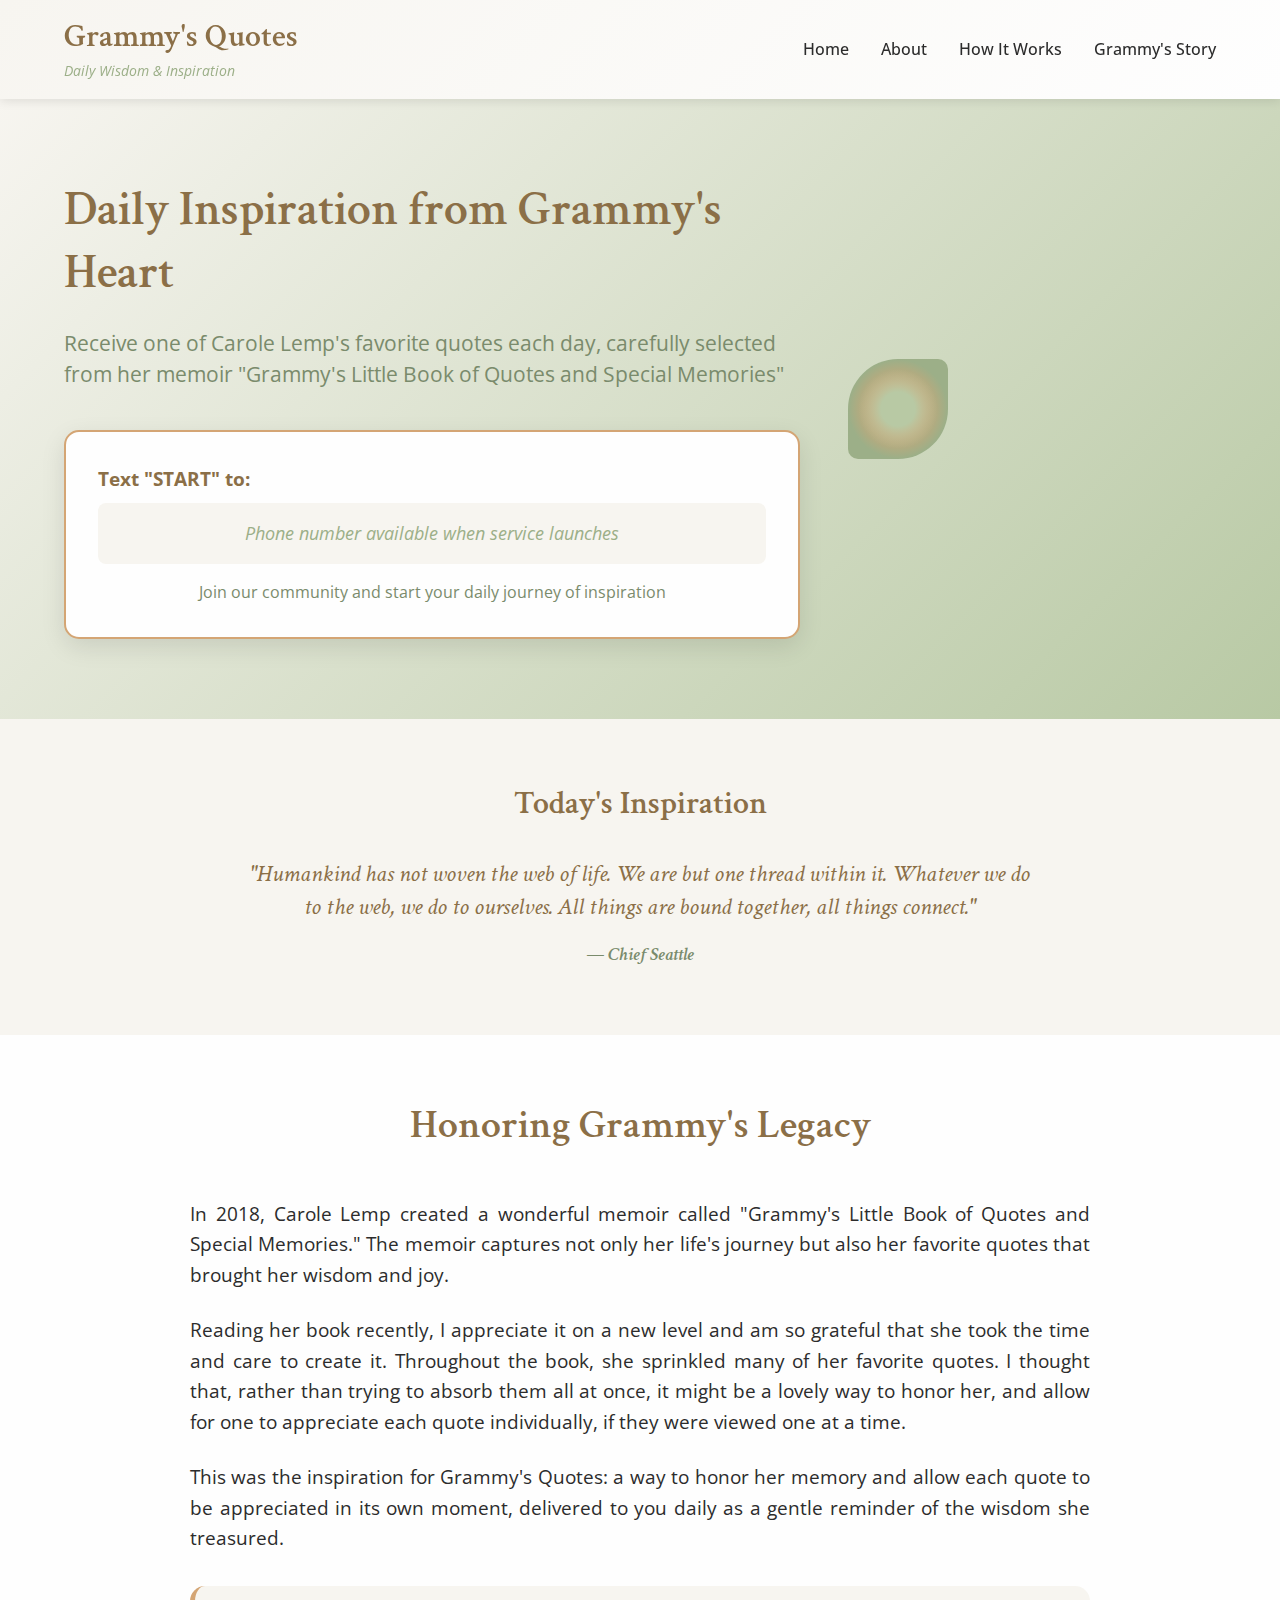
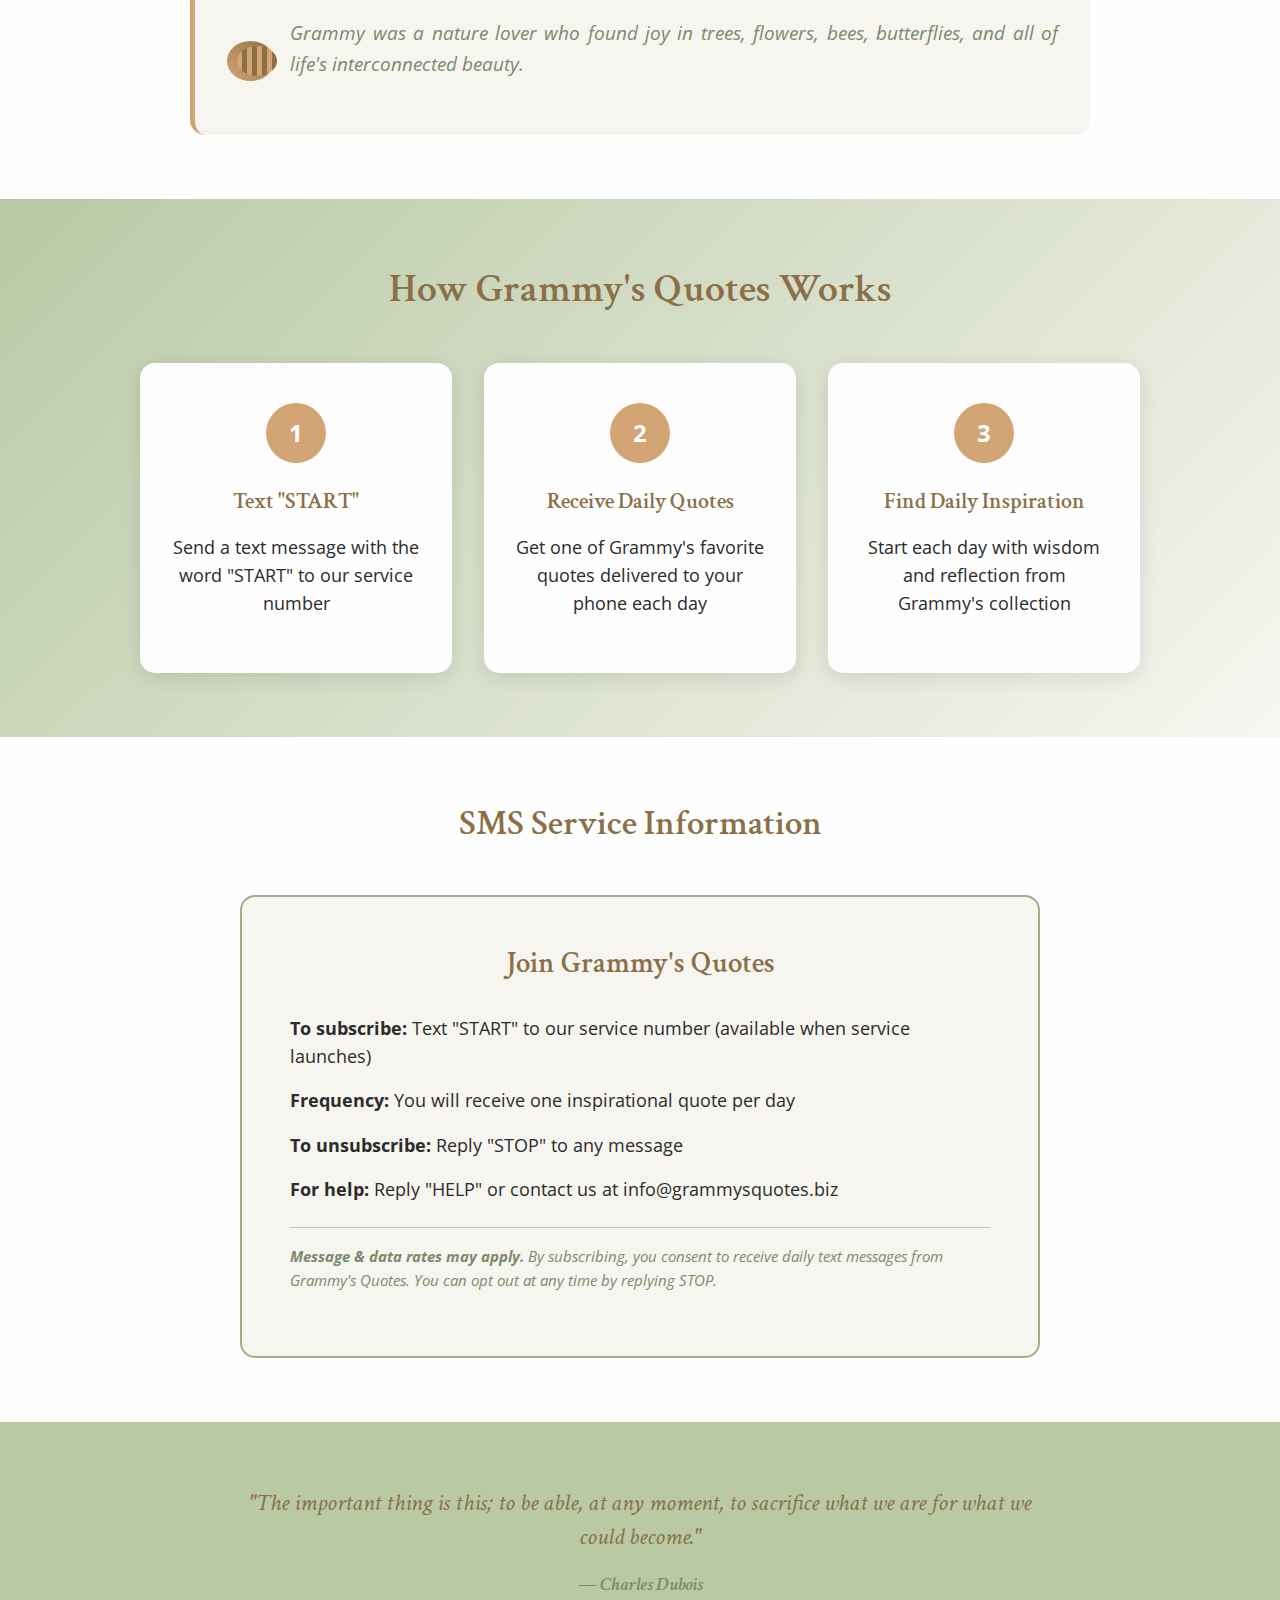
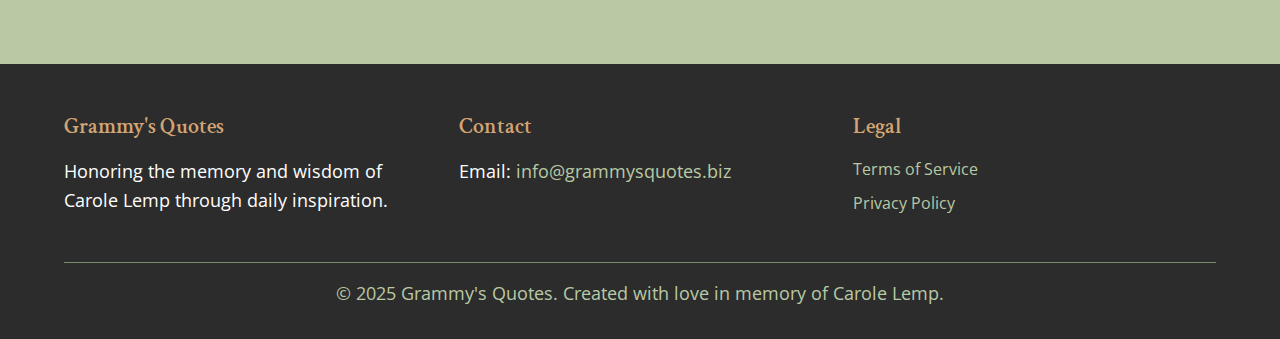
<file: index.html>
<!DOCTYPE html>
<html lang="en">
<head>
    <meta charset="UTF-8">
    <meta name="viewport" content="width=device-width, initial-scale=1.0">
    <title>Grammy's Quotes - Daily Inspiration from Carole Lemp's Collection</title>
    <meta name="description" content="Receive daily inspirational quotes from Grammy's Little Book of Quotes and Special Memories by Carole Lemp. Honor her legacy with daily wisdom.">
    <link rel="stylesheet" href="css/style.css">
    <link rel="preconnect" href="https://fonts.googleapis.com">
    <link rel="preconnect" href="https://fonts.gstatic.com" crossorigin>
    <link href="https://fonts.googleapis.com/css2?family=Crimson+Text:ital,wght@0,400;0,600;1,400&family=Open+Sans:wght@300;400;500&display=swap" rel="stylesheet">
</head>
<body>
    <header class="header">
        <nav class="nav">
            <div class="nav-container">
                <div class="logo">
                    <h1>Grammy's Quotes</h1>
                    <span class="tagline">Daily Wisdom & Inspiration</span>
                </div>
                <ul class="nav-menu">
                    <li><a href="#home">Home</a></li>
                    <li><a href="#about">About</a></li>
                    <li><a href="#how-it-works">How It Works</a></li>
                    <li><a href="about.html">Grammy's Story</a></li>
                </ul>
            </div>
        </nav>
    </header>

    <main>
        <!-- Hero Section -->
        <section id="home" class="hero">
            <div class="hero-content">
                <div class="hero-text">
                    <h2>Daily Inspiration from Grammy's Heart</h2>
                    <p class="hero-subtitle">Receive one of Carole Lemp's favorite quotes each day, carefully selected from her memoir "Grammy's Little Book of Quotes and Special Memories"</p>
                    <div class="cta-container">
                        <div class="phone-placeholder">
                            <p><strong>Text "START" to:</strong></p>
                            <div class="phone-number">
                                <span class="coming-soon">Phone number available when service launches</span>
                            </div>
                        </div>
                        <p class="cta-subtitle">Join our community and start your daily journey of inspiration</p>
                    </div>
                </div>
                <div class="hero-decoration">
                    <div class="butterfly-decoration"></div>
                </div>
            </div>
        </section>

        <!-- Featured Quote Section -->
        <section class="featured-quote">
            <div class="container">
                <h3>Today's Inspiration</h3>
                <blockquote class="quote-display">
                    <p>"Humankind has not woven the web of life. We are but one thread within it. Whatever we do to the web, we do to ourselves. All things are bound together, all things connect."</p>
                    <cite>— Chief Seattle</cite>
                </blockquote>
            </div>
        </section>

        <!-- About Section -->
        <section id="about" class="about">
            <div class="container">
                <div class="about-content">
                    <div class="about-text">
                        <h3>Honoring Grammy's Legacy</h3>
                        <p>In 2018, Carole Lemp created a wonderful memoir called "Grammy's Little Book of Quotes and Special Memories." The memoir captures not only her life's journey but also her favorite quotes that brought her wisdom and joy.</p>
                        
                        <p>Reading her book recently, I appreciate it on a new level and am so grateful that she took the time and care to create it. Throughout the book, she sprinkled many of her favorite quotes.  I thought that, rather than trying to absorb them all at once, it might be a lovely way to honor her, and allow for one to appreciate each quote individually, if they were viewed one at a time.</p>
                        
                        <p>This was the inspiration for Grammy's Quotes: a way to honor her memory and allow each quote to be appreciated in its own moment, delivered to you daily as a gentle reminder of the wisdom she treasured.</p>
                        
                        <div class="nature-elements">
                            <div class="bee-decoration"></div>
                            <p class="nature-note">Grammy was a nature lover who found joy in trees, flowers, bees, butterflies, and all of life's interconnected beauty.</p>
                        </div>
                    </div>
                </div>
            </div>
        </section>

        <!-- How It Works Section -->
        <section id="how-it-works" class="how-it-works">
            <div class="container">
                <h3>How Grammy's Quotes Works</h3>
                <div class="steps">
                    <div class="step">
                        <div class="step-number">1</div>
                        <h4>Text "START"</h4>
                        <p>Send a text message with the word "START" to our service number</p>
                    </div>
                    <div class="step">
                        <div class="step-number">2</div>
                        <h4>Receive Daily Quotes</h4>
                        <p>Get one of Grammy's favorite quotes delivered to your phone each day</p>
                    </div>
                    <div class="step">
                        <div class="step-number">3</div>
                        <h4>Find Daily Inspiration</h4>
                        <p>Start each day with wisdom and reflection from Grammy's collection</p>
                    </div>
                </div>
            </div>
        </section>

        <!-- SMS Opt-in Compliance Section -->
        <section class="sms-compliance">
            <div class="container">
                <h3>SMS Service Information</h3>
                <div class="compliance-content">
                    <div class="opt-in-box">
                        <h4>Join Grammy's Quotes</h4>
                        <p><strong>To subscribe:</strong> Text "START" to our service number (available when service launches)</p>
                        <p><strong>Frequency:</strong> You will receive one inspirational quote per day</p>
                        <p><strong>To unsubscribe:</strong> Reply "STOP" to any message</p>
                        <p><strong>For help:</strong> Reply "HELP" or contact us at info@grammysquotes.biz</p>
                        <p><strong>Message & data rates may apply.</strong> By subscribing, you consent to receive daily text messages from Grammy's Quotes. You can opt out at any time by replying STOP.</p>
                    </div>
                </div>
            </div>
        </section>

        <!-- Another Featured Quote -->
        <section class="featured-quote secondary">
            <div class="container">
                <blockquote class="quote-display">
                    <p>"The important thing is this; to be able, at any moment, to sacrifice what we are for what we could become."</p>
                    <cite>— Charles Dubois</cite>
                </blockquote>
            </div>
        </section>
    </main>

    <footer class="footer">
        <div class="container">
            <div class="footer-content">
                <div class="footer-section">
                    <h4>Grammy's Quotes</h4>
                    <p>Honoring the memory and wisdom of Carole Lemp through daily inspiration.</p>
                </div>
                <div class="footer-section">
                    <h4>Contact</h4>
                    <p>Email: <a href="mailto:info@grammysquotes.biz">info@grammysquotes.biz</a></p>
                </div>
                <div class="footer-section">
                    <h4>Legal</h4>
                    <ul>
                        <li><a href="terms.html">Terms of Service</a></li>
                        <li><a href="privacy.html">Privacy Policy</a></li>
                    </ul>
                </div>
            </div>
            <div class="footer-bottom">
                <p>&copy; 2025 Grammy's Quotes. Created with love in memory of Carole Lemp.</p>
            </div>
        </div>
    </footer>
</body>
</html>
</file>
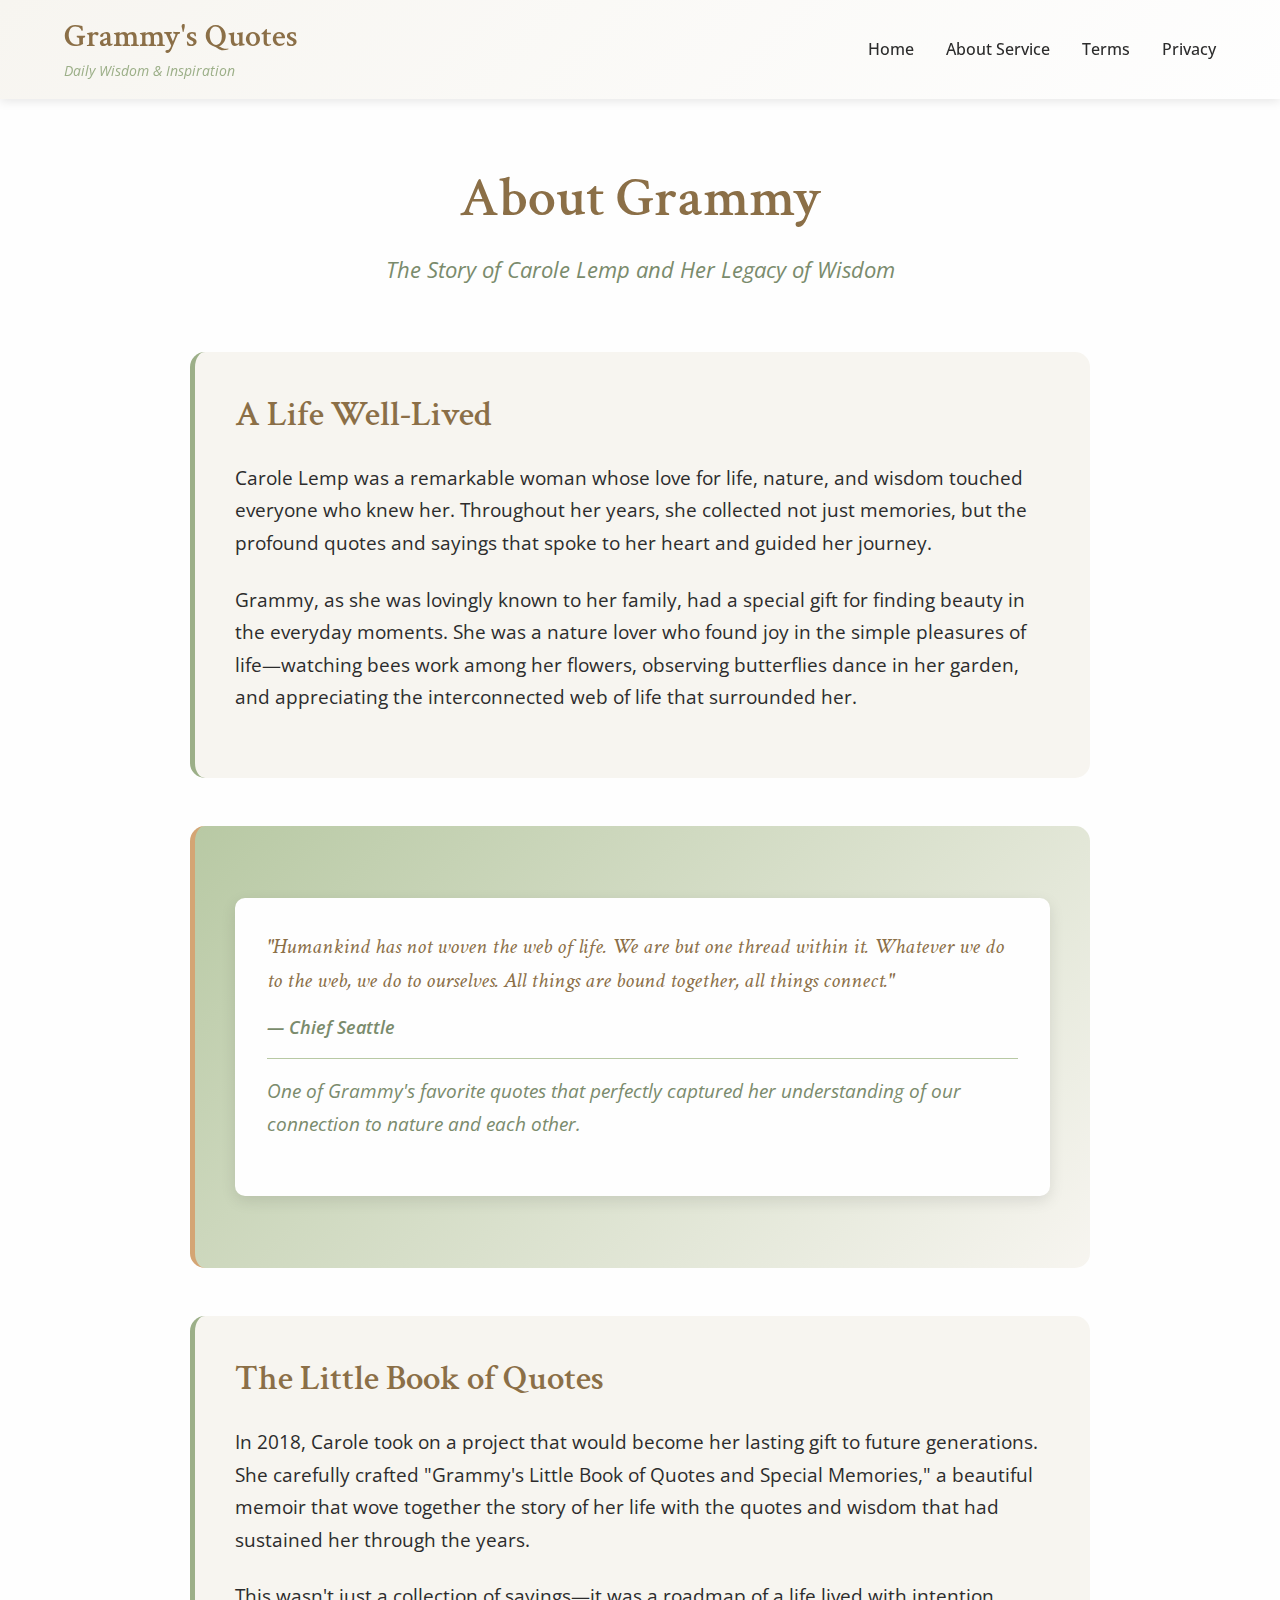
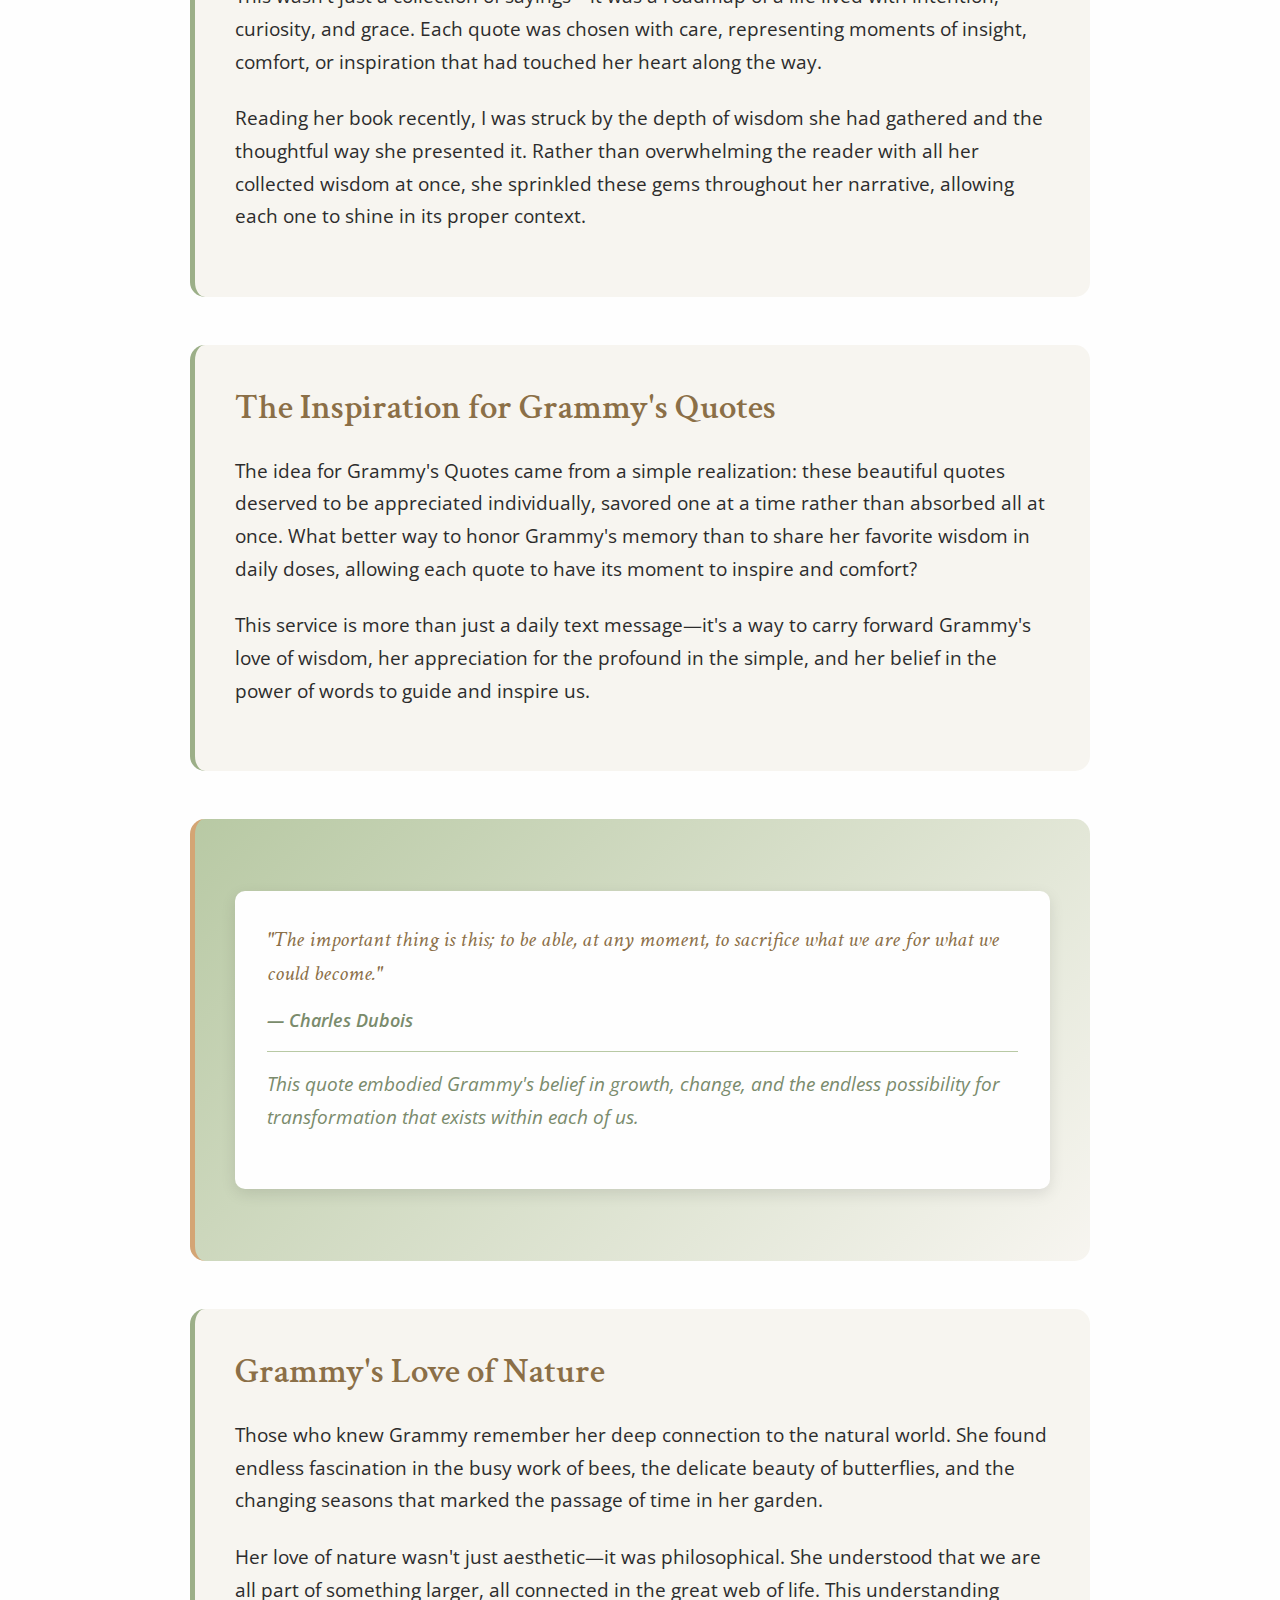
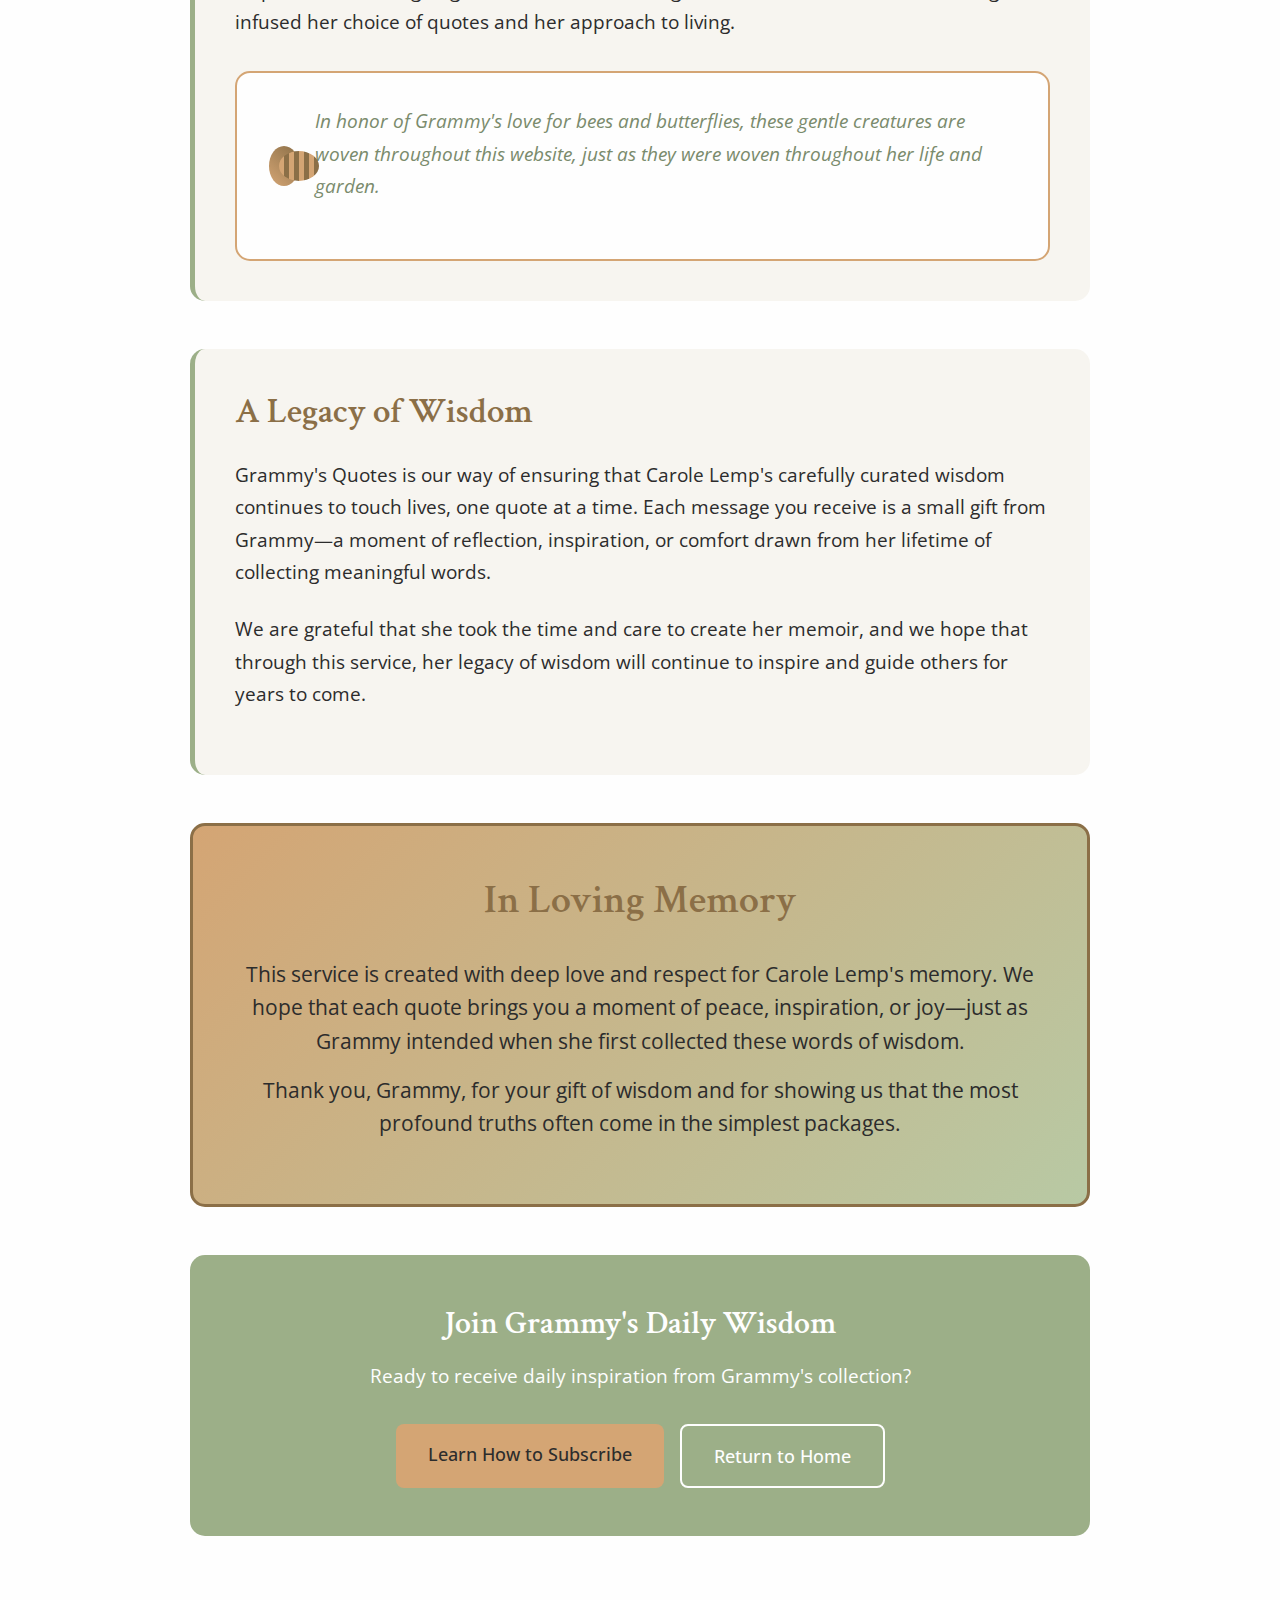
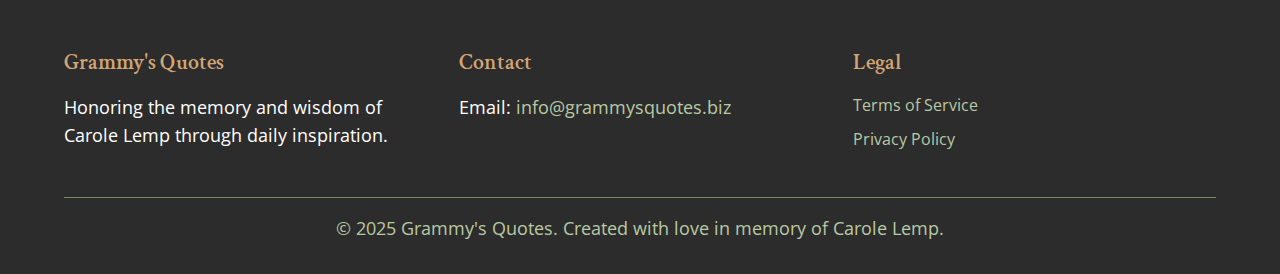
<file: about.html>
<!DOCTYPE html>
<html lang="en">
<head>
    <meta charset="UTF-8">
    <meta name="viewport" content="width=device-width, initial-scale=1.0">
    <title>About Grammy - Carole Lemp's Story</title>
    <meta name="description" content="Learn about Carole Lemp and her wonderful memoir 'Grammy's Little Book of Quotes and Special Memories' that inspired Grammy's Quotes.">
    <link rel="stylesheet" href="css/style.css">
    <link rel="preconnect" href="https://fonts.googleapis.com">
    <link rel="preconnect" href="https://fonts.gstatic.com" crossorigin>
    <link href="https://fonts.googleapis.com/css2?family=Crimson+Text:ital,wght@0,400;0,600;1,400&family=Open+Sans:wght@300;400;500&display=swap" rel="stylesheet">
</head>
<body>
    <header class="header">
        <nav class="nav">
            <div class="nav-container">
                <div class="logo">
                    <a href="index.html" style="text-decoration: none; color: inherit;">
                        <h1>Grammy's Quotes</h1>
                        <span class="tagline">Daily Wisdom & Inspiration</span>
                    </a>
                </div>
                <ul class="nav-menu">
                    <li><a href="index.html">Home</a></li>
                    <li><a href="index.html#about">About Service</a></li>
                    <li><a href="terms.html">Terms</a></li>
                    <li><a href="privacy.html">Privacy</a></li>
                </ul>
            </div>
        </nav>
    </header>

    <main>
        <section class="about-grammy">
            <div class="container">
                <div class="about-header">
                    <h1>About Grammy</h1>
                    <p class="subtitle">The Story of Carole Lemp and Her Legacy of Wisdom</p>
                </div>

                <div class="story-content">
                    <div class="story-section">
                        <h2>A Life Well-Lived</h2>
                        <p>Carole Lemp was a remarkable woman whose love for life, nature, and wisdom touched everyone who knew her. Throughout her years, she collected not just memories, but the profound quotes and sayings that spoke to her heart and guided her journey.</p>
                        
                        <p>Grammy, as she was lovingly known to her family, had a special gift for finding beauty in the everyday moments. She was a nature lover who found joy in the simple pleasures of life—watching bees work among her flowers, observing butterflies dance in her garden, and appreciating the interconnected web of life that surrounded her.</p>
                    </div>

                    <div class="story-section highlight">
                        <div class="nature-quote">
                            <blockquote>
                                <p>"Humankind has not woven the web of life. We are but one thread within it. Whatever we do to the web, we do to ourselves. All things are bound together, all things connect."</p>
                                <cite>— Chief Seattle</cite>
                            </blockquote>
                            <p class="quote-note">One of Grammy's favorite quotes that perfectly captured her understanding of our connection to nature and each other.</p>
                        </div>
                    </div>

                    <div class="story-section">
                        <h2>The Little Book of Quotes</h2>
                        <p>In 2018, Carole took on a project that would become her lasting gift to future generations. She carefully crafted "Grammy's Little Book of Quotes and Special Memories," a beautiful memoir that wove together the story of her life with the quotes and wisdom that had sustained her through the years.</p>
                        
                        <p>This wasn't just a collection of sayings—it was a roadmap of a life lived with intention, curiosity, and grace. Each quote was chosen with care, representing moments of insight, comfort, or inspiration that had touched her heart along the way.</p>
                        
                        <p>Reading her book recently, I was struck by the depth of wisdom she had gathered and the thoughtful way she presented it. Rather than overwhelming the reader with all her collected wisdom at once, she sprinkled these gems throughout her narrative, allowing each one to shine in its proper context.</p>
                    </div>

                    <div class="story-section">
                        <h2>The Inspiration for Grammy's Quotes</h2>
                        <p>The idea for Grammy's Quotes came from a simple realization: these beautiful quotes deserved to be appreciated individually, savored one at a time rather than absorbed all at once. What better way to honor Grammy's memory than to share her favorite wisdom in daily doses, allowing each quote to have its moment to inspire and comfort?</p>
                        
                        <p>This service is more than just a daily text message—it's a way to carry forward Grammy's love of wisdom, her appreciation for the profound in the simple, and her belief in the power of words to guide and inspire us.</p>
                    </div>

                    <div class="story-section highlight">
                        <div class="transformation-quote">
                            <blockquote>
                                <p>"The important thing is this; to be able, at any moment, to sacrifice what we are for what we could become."</p>
                                <cite>— Charles Dubois</cite>
                            </blockquote>
                            <p class="quote-note">This quote embodied Grammy's belief in growth, change, and the endless possibility for transformation that exists within each of us.</p>
                        </div>
                    </div>

                    <div class="story-section">
                        <h2>Grammy's Love of Nature</h2>
                        <p>Those who knew Grammy remember her deep connection to the natural world. She found endless fascination in the busy work of bees, the delicate beauty of butterflies, and the changing seasons that marked the passage of time in her garden.</p>
                        
                        <p>Her love of nature wasn't just aesthetic—it was philosophical. She understood that we are all part of something larger, all connected in the great web of life. This understanding infused her choice of quotes and her approach to living.</p>
                        
                        <div class="nature-elements">
                            <div class="bee-decoration"></div>
                            <p class="nature-note">In honor of Grammy's love for bees and butterflies, these gentle creatures are woven throughout this website, just as they were woven throughout her life and garden.</p>
                        </div>
                    </div>

                    <div class="story-section">
                        <h2>A Legacy of Wisdom</h2>
                        <p>Grammy's Quotes is our way of ensuring that Carole Lemp's carefully curated wisdom continues to touch lives, one quote at a time. Each message you receive is a small gift from Grammy—a moment of reflection, inspiration, or comfort drawn from her lifetime of collecting meaningful words.</p>
                        
                        <p>We are grateful that she took the time and care to create her memoir, and we hope that through this service, her legacy of wisdom will continue to inspire and guide others for years to come.</p>
                    </div>

                    <div class="memorial-section">
                        <h2>In Loving Memory</h2>
                        <p>This service is created with deep love and respect for Carole Lemp's memory. We hope that each quote brings you a moment of peace, inspiration, or joy—just as Grammy intended when she first collected these words of wisdom.</p>
                        
                        <p>Thank you, Grammy, for your gift of wisdom and for showing us that the most profound truths often come in the simplest packages.</p>
                    </div>

                    <div class="cta-section">
                        <h3>Join Grammy's Daily Wisdom</h3>
                        <p>Ready to receive daily inspiration from Grammy's collection?</p>
                        <div class="cta-buttons">
                            <a href="index.html#how-it-works" class="btn-primary">Learn How to Subscribe</a>
                            <a href="index.html" class="btn-secondary">Return to Home</a>
                        </div>
                    </div>
                </div>
            </div>
        </section>
    </main>

    <footer class="footer">
        <div class="container">
            <div class="footer-content">
                <div class="footer-section">
                    <h4>Grammy's Quotes</h4>
                    <p>Honoring the memory and wisdom of Carole Lemp through daily inspiration.</p>
                </div>
                <div class="footer-section">
                    <h4>Contact</h4>
                    <p>Email: <a href="mailto:info@grammysquotes.biz">info@grammysquotes.biz</a></p>
                </div>
                <div class="footer-section">
                    <h4>Legal</h4>
                    <ul>
                        <li><a href="terms.html">Terms of Service</a></li>
                        <li><a href="privacy.html">Privacy Policy</a></li>
                    </ul>
                </div>
            </div>
            <div class="footer-bottom">
                <p>&copy; 2025 Grammy's Quotes. Created with love in memory of Carole Lemp.</p>
            </div>
        </div>
    </footer>

    <style>
        .about-grammy {
            padding: 4rem 0;
            background: var(--soft-white);
        }

        .about-header {
            text-align: center;
            margin-bottom: 4rem;
        }

        .about-header h1 {
            font-size: 3.5rem;
            color: var(--warm-brown);
            margin-bottom: 1rem;
        }

        .subtitle {
            font-size: 1.4rem;
            color: var(--deep-sage);
            font-style: italic;
            max-width: 600px;
            margin: 0 auto;
        }

        .story-content {
            max-width: 900px;
            margin: 0 auto;
        }

        .story-section {
            margin-bottom: 3rem;
            padding: 2.5rem;
            background: var(--cream);
            border-radius: 15px;
            border-left: 5px solid var(--sage-green);
        }

        .story-section.highlight {
            background: linear-gradient(135deg, var(--light-sage) 0%, var(--cream) 100%);
            border-left: 5px solid var(--honey-gold);
        }

        .story-section h2 {
            color: var(--warm-brown);
            margin-bottom: 1.5rem;
            font-size: 2.2rem;
        }

        .story-section p {
            font-size: 1.2rem;
            line-height: 1.7;
            margin-bottom: 1.5rem;
        }

        .nature-quote, .transformation-quote {
            background: var(--soft-white);
            padding: 2rem;
            border-radius: 10px;
            margin: 2rem 0;
            box-shadow: 0 5px 15px rgba(0,0,0,0.1);
        }

        .nature-quote blockquote, .transformation-quote blockquote {
            margin-bottom: 1rem;
        }

        .nature-quote blockquote p, .transformation-quote blockquote p {
            font-family: var(--font-serif);
            font-size: 1.4rem;
            font-style: italic;
            color: var(--warm-brown);
            margin-bottom: 1rem;
            line-height: 1.5;
        }

        .nature-quote cite, .transformation-quote cite {
            font-size: 1.1rem;
            color: var(--deep-sage);
            font-weight: 600;
        }

        .quote-note {
            font-size: 1rem;
            color: var(--deep-sage);
            font-style: italic;
            margin-top: 1rem;
            padding-top: 1rem;
            border-top: 1px solid var(--light-sage);
        }

        .nature-elements {
            background: var(--soft-white);
            padding: 2rem;
            border-radius: 15px;
            margin-top: 2rem;
            display: flex;
            align-items: center;
            border: 2px solid var(--honey-gold);
        }

        .nature-note {
            font-style: italic;
            color: var(--deep-sage);
            margin-bottom: 0;
            font-size: 1.1rem;
        }

        .memorial-section {
            background: linear-gradient(135deg, var(--honey-gold) 0%, var(--light-sage) 100%);
            padding: 3rem;
            border-radius: 15px;
            text-align: center;
            margin: 3rem 0;
            border: 3px solid var(--warm-brown);
        }

        .memorial-section h2 {
            color: var(--warm-brown);
            margin-bottom: 2rem;
            font-size: 2.5rem;
        }

        .memorial-section p {
            font-size: 1.3rem;
            color: var(--charcoal);
            line-height: 1.6;
        }

        .cta-section {
            background: var(--sage-green);
            color: var(--soft-white);
            padding: 3rem;
            border-radius: 15px;
            text-align: center;
            margin-top: 3rem;
        }

        .cta-section h3 {
            color: var(--soft-white);
            margin-bottom: 1rem;
            font-size: 2rem;
        }

        .cta-section p {
            font-size: 1.2rem;
            margin-bottom: 2rem;
        }

        .cta-buttons {
            display: flex;
            gap: 1rem;
            justify-content: center;
            flex-wrap: wrap;
        }

        .btn-primary, .btn-secondary {
            display: inline-block;
            padding: 1rem 2rem;
            text-decoration: none;
            border-radius: 8px;
            font-weight: 500;
            transition: all 0.3s ease;
            font-size: 1.1rem;
        }

        .btn-primary {
            background: var(--honey-gold);
            color: var(--charcoal);
        }

        .btn-primary:hover {
            background: var(--warm-brown);
            color: var(--soft-white);
        }

        .btn-secondary {
            background: transparent;
            color: var(--soft-white);
            border: 2px solid var(--soft-white);
        }

        .btn-secondary:hover {
            background: var(--soft-white);
            color: var(--sage-green);
        }

        /* Responsive Design */
        @media (max-width: 768px) {
            .about-header h1 {
                font-size: 2.5rem;
            }
            
            .subtitle {
                font-size: 1.2rem;
            }
            
            .story-section {
                padding: 2rem;
            }
            
            .nature-elements {
                flex-direction: column;
                text-align: center;
                gap: 1rem;
            }
            
            .bee-decoration {
                margin-right: 0;
                margin-bottom: 1rem;
            }
            
            .cta-buttons {
                flex-direction: column;
                align-items: center;
            }
            
            .btn-primary, .btn-secondary {
                width: 100%;
                max-width: 300px;
            }
        }
    </style>
</body>
</html>
</file>
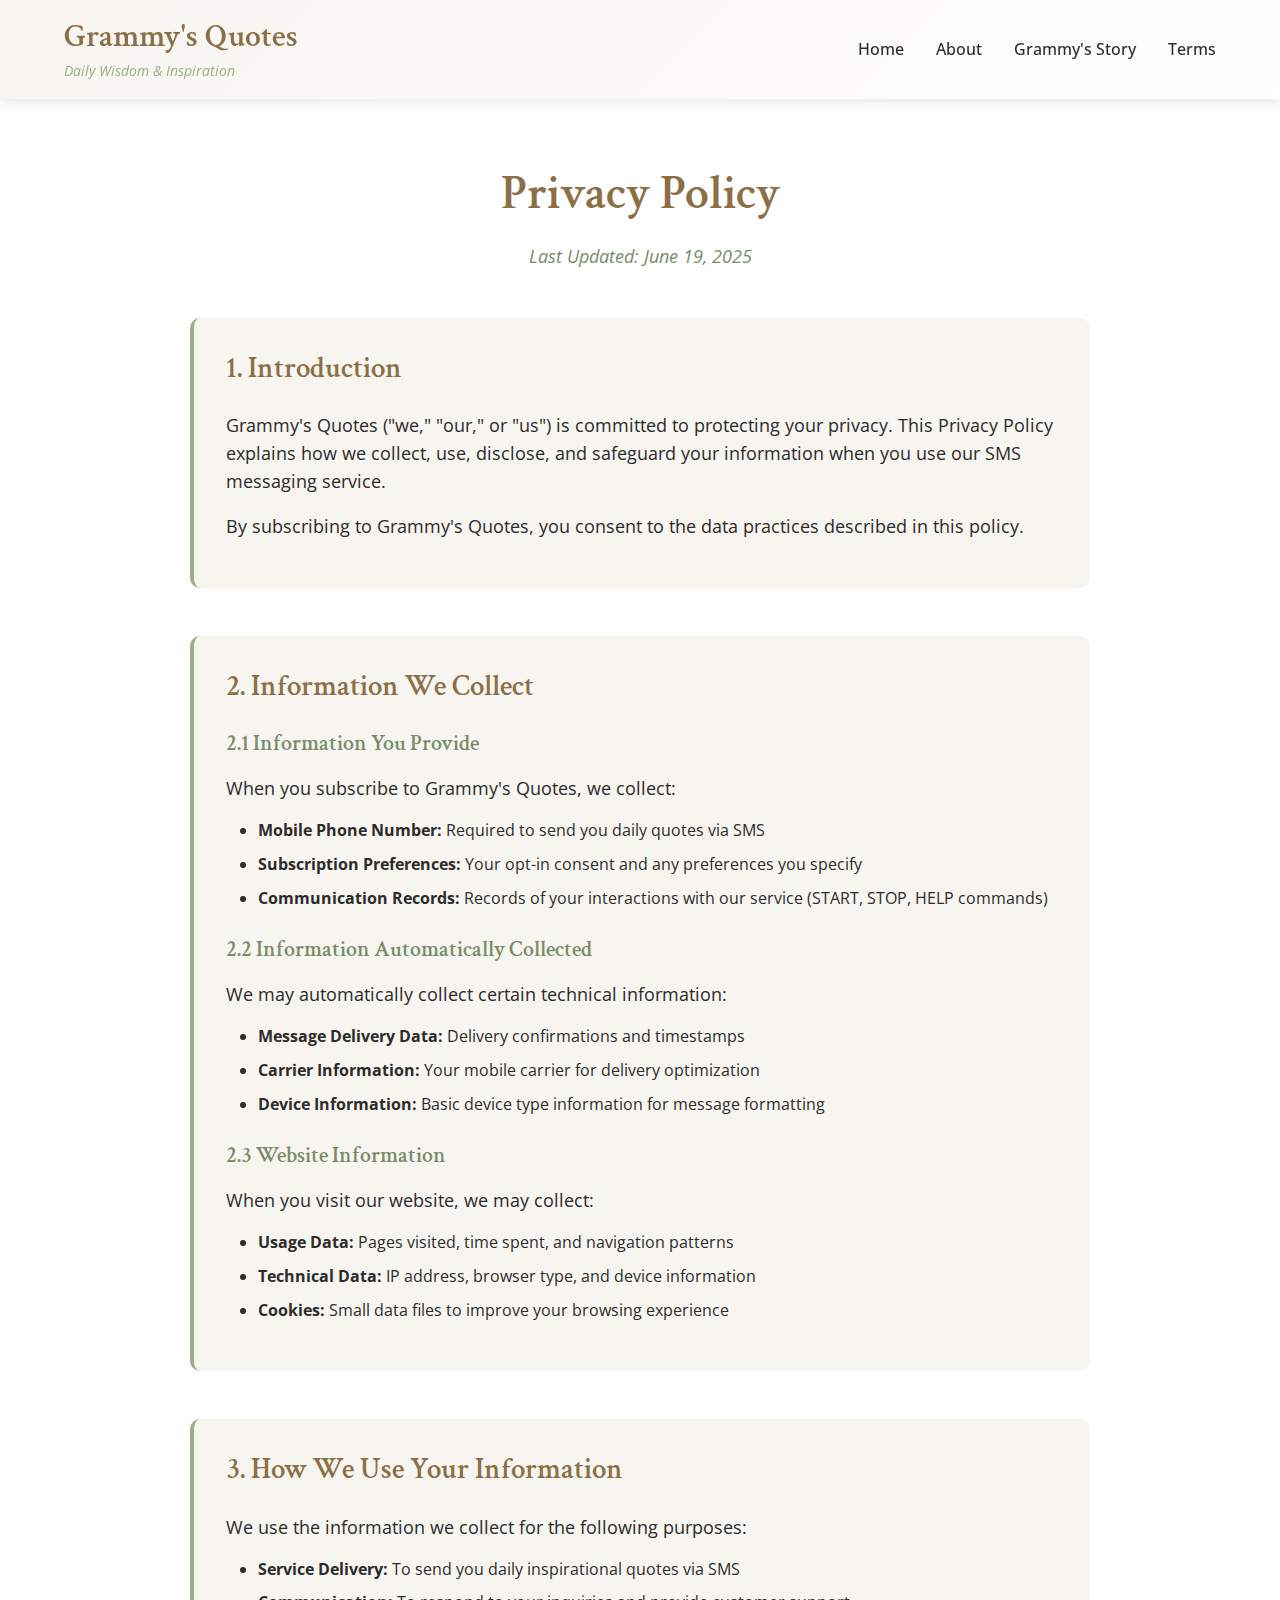
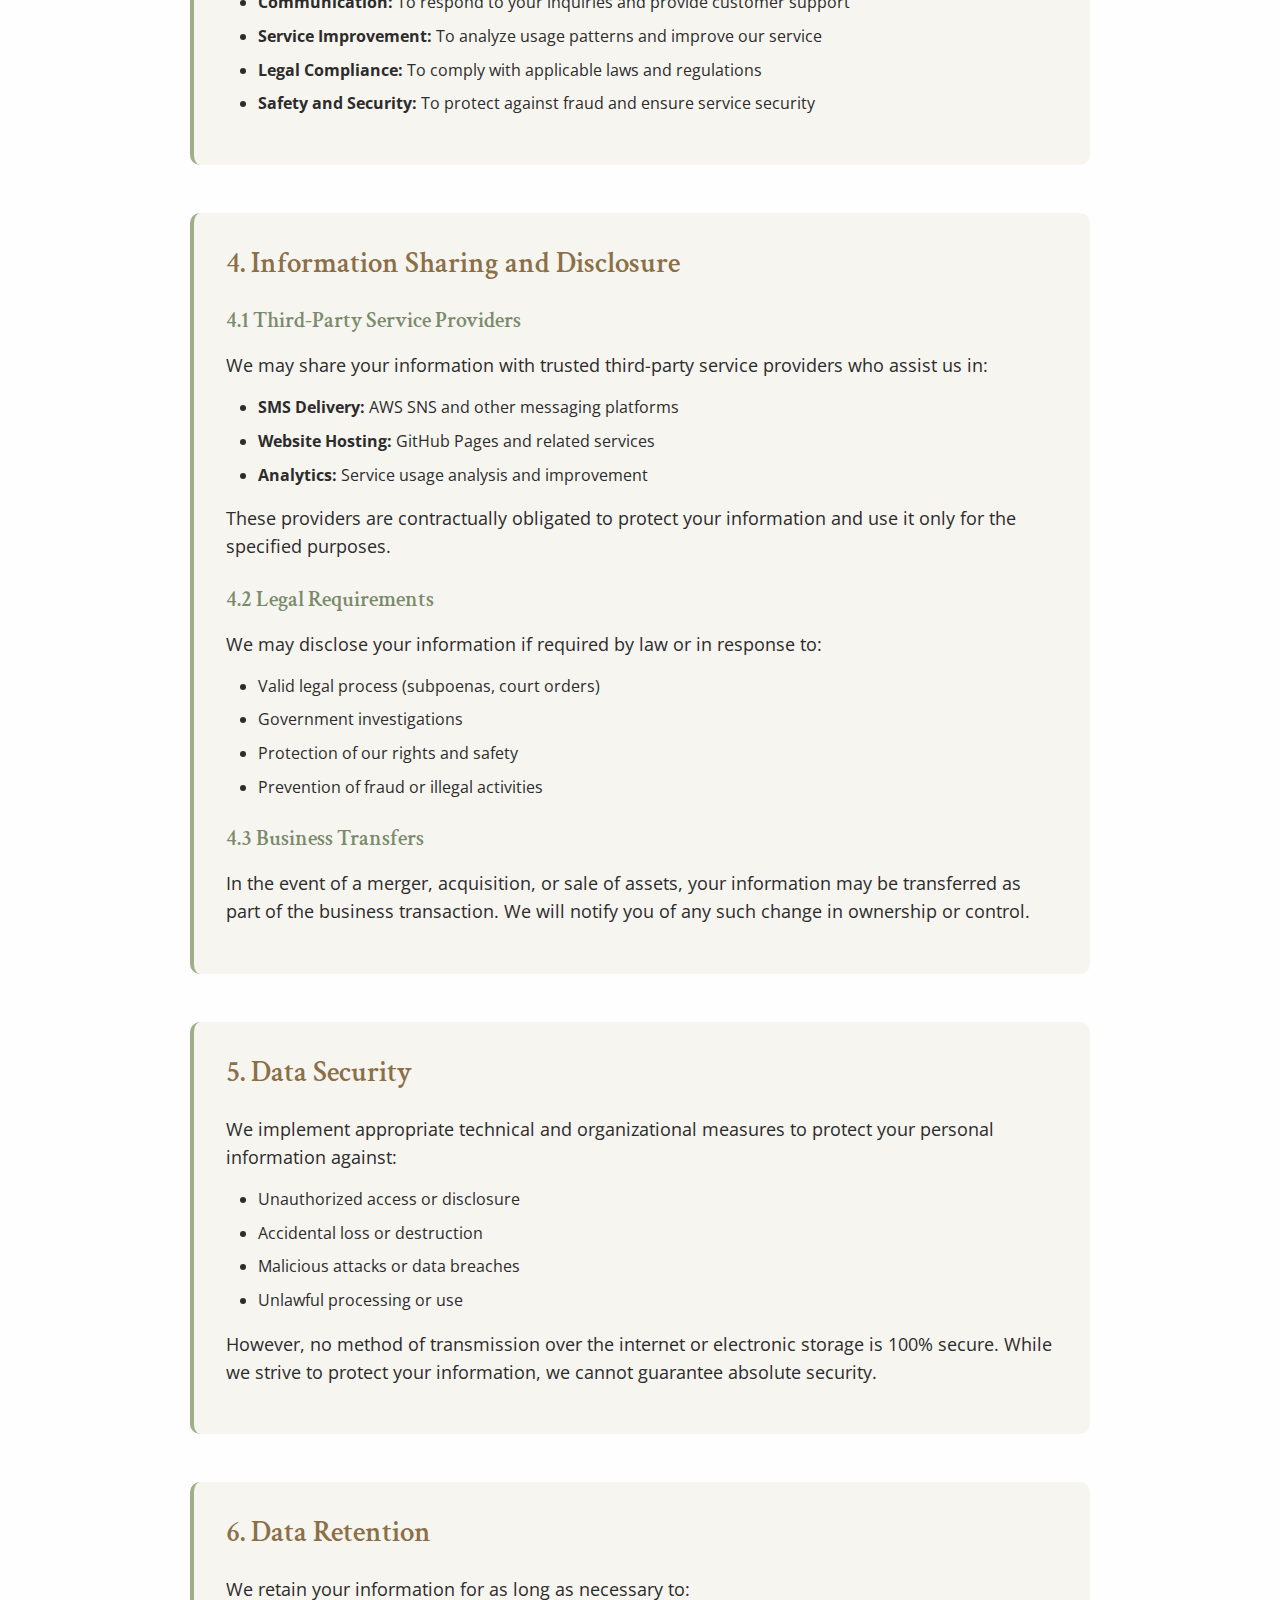
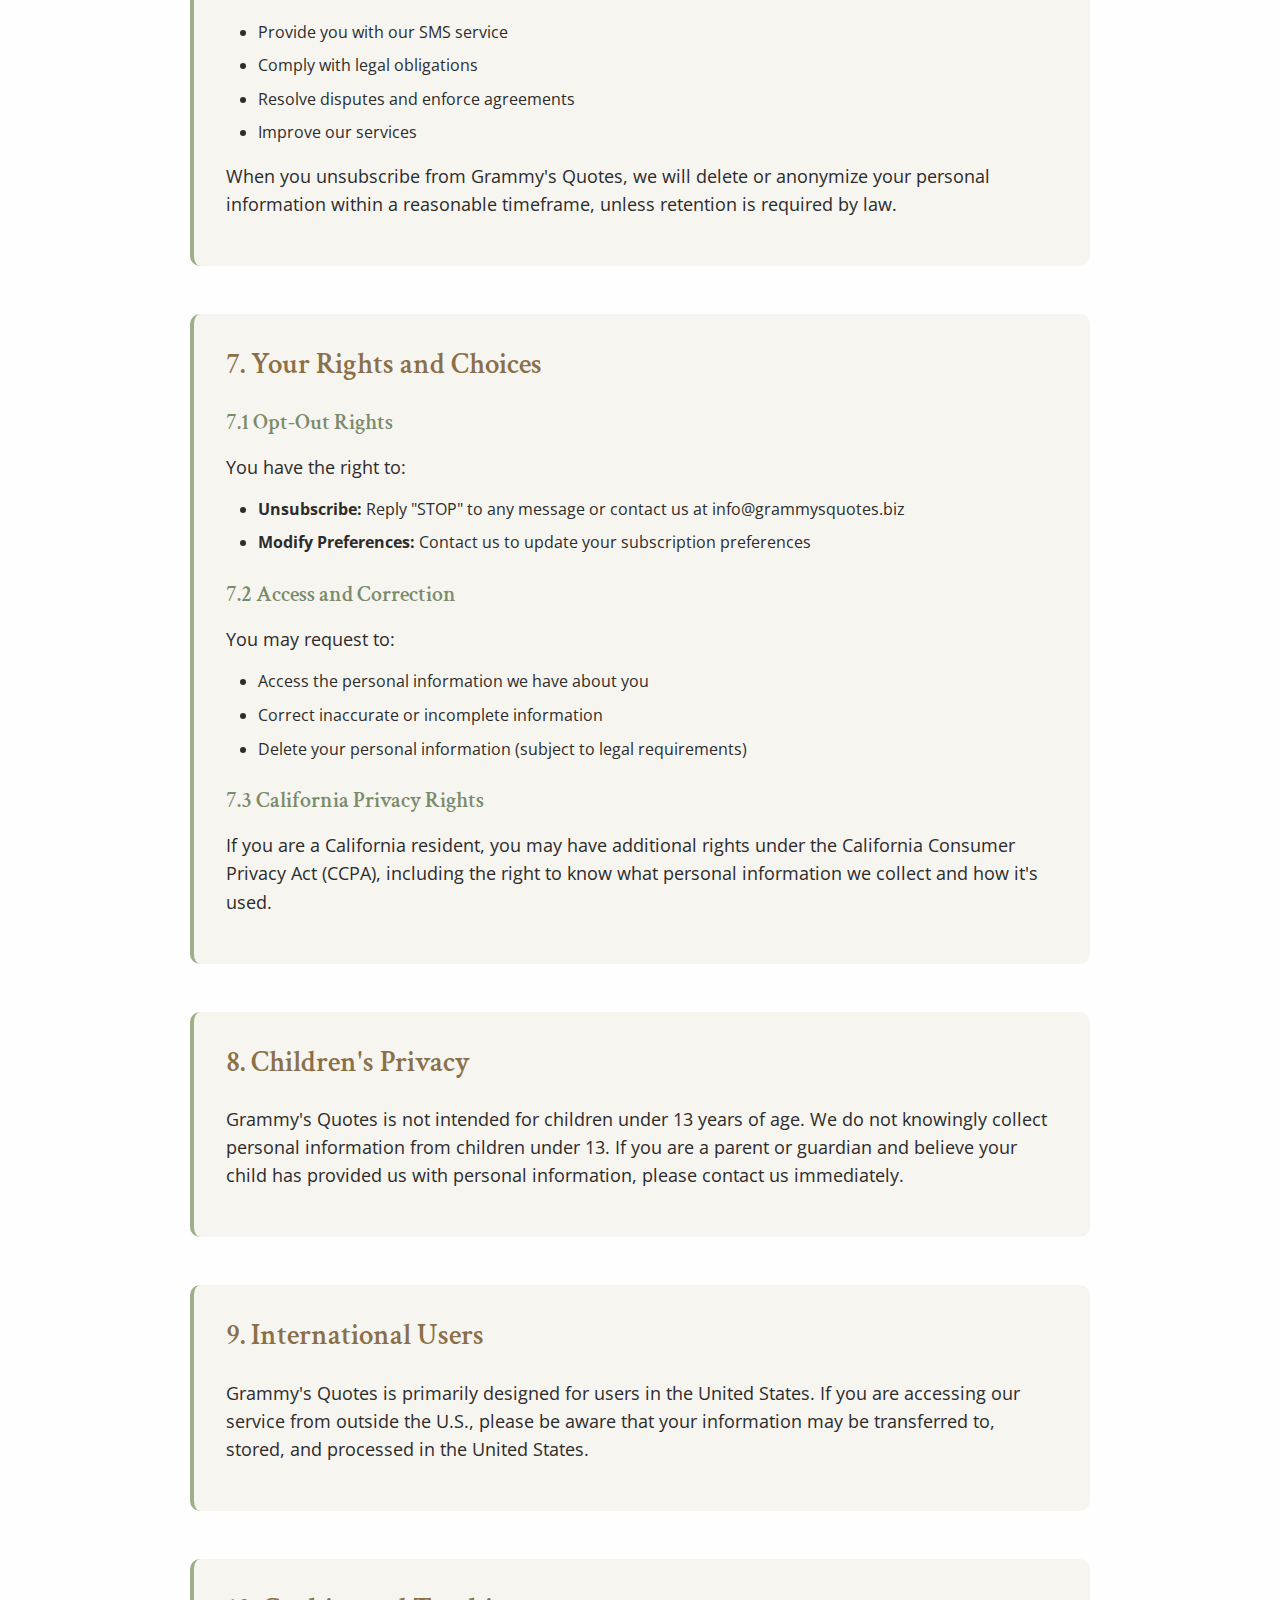
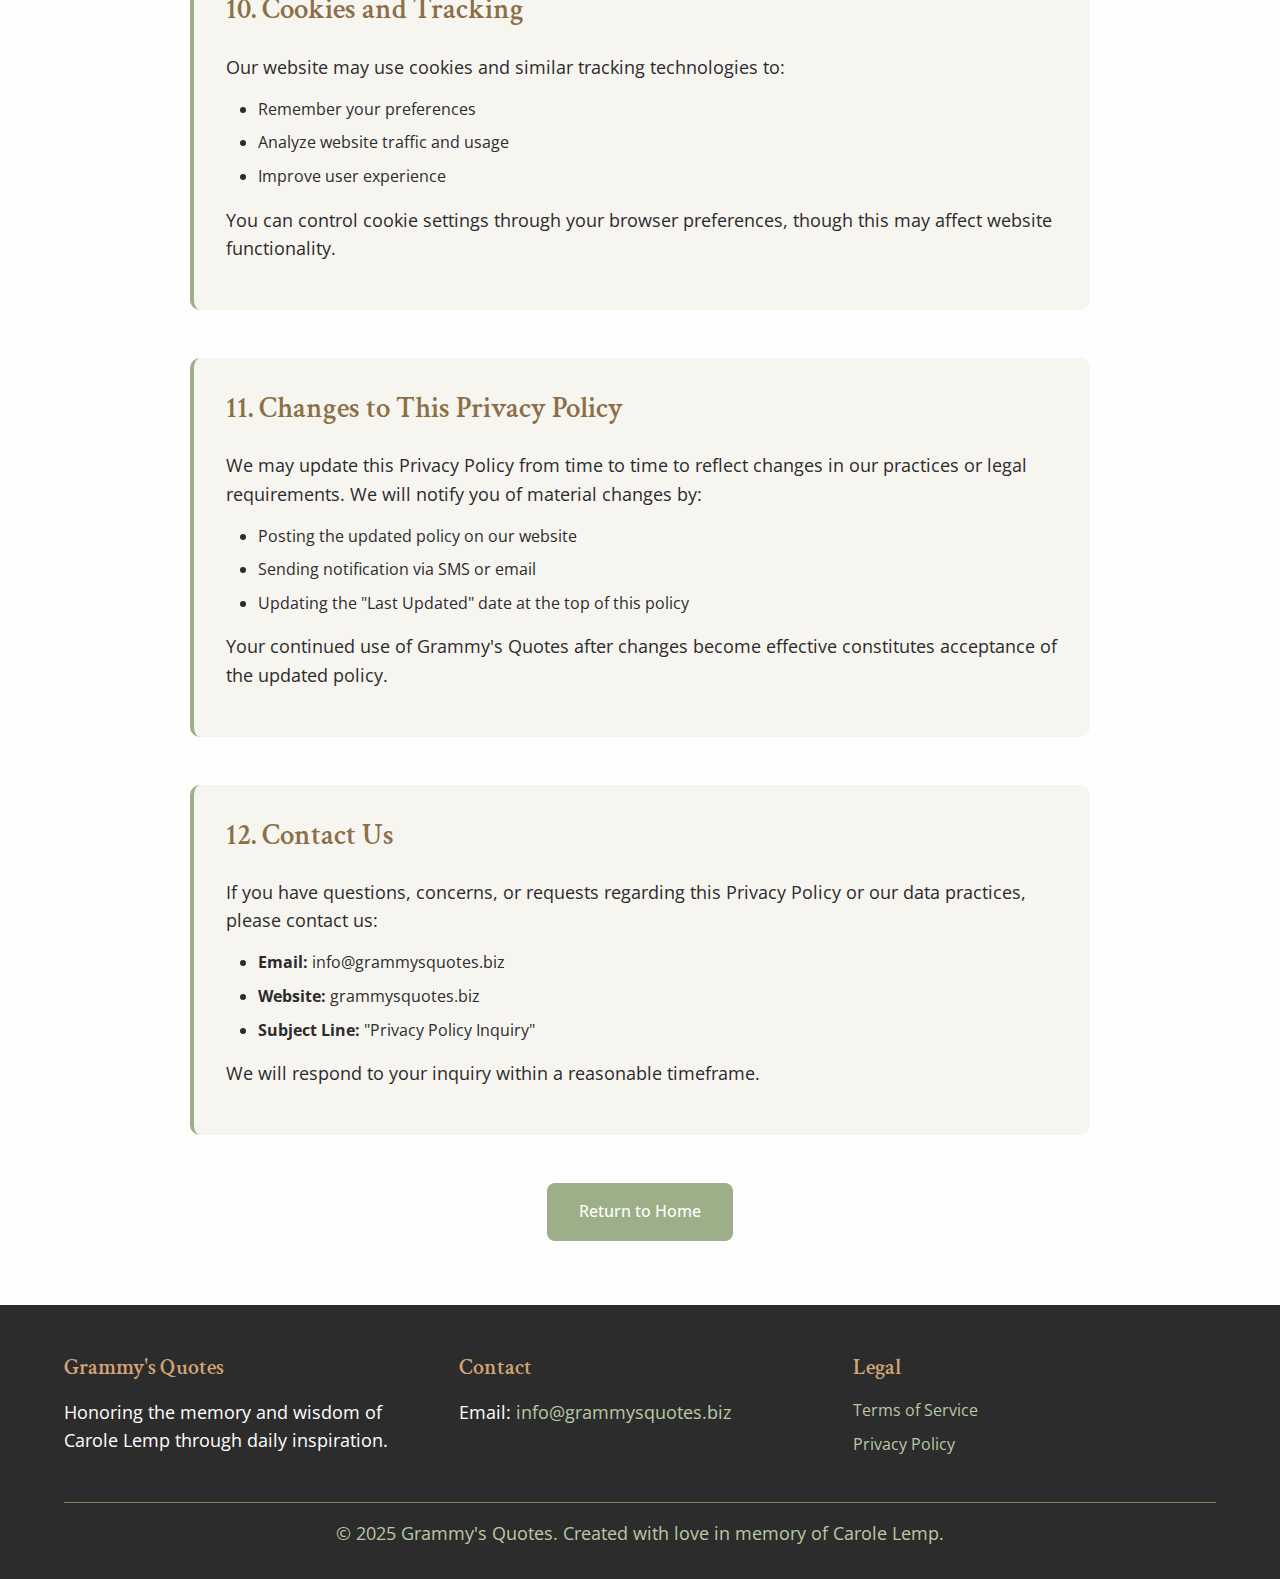
<file: privacy.html>
<!DOCTYPE html>
<html lang="en">
<head>
    <meta charset="UTF-8">
    <meta name="viewport" content="width=device-width, initial-scale=1.0">
    <title>Privacy Policy - Grammy's Quotes</title>
    <meta name="description" content="Privacy Policy for Grammy's Quotes. Learn how we protect and use your personal information.">
    <link rel="stylesheet" href="css/style.css">
    <link rel="preconnect" href="https://fonts.googleapis.com">
    <link rel="preconnect" href="https://fonts.gstatic.com" crossorigin>
    <link href="https://fonts.googleapis.com/css2?family=Crimson+Text:ital,wght@0,400;0,600;1,400&family=Open+Sans:wght@300;400;500&display=swap" rel="stylesheet">
</head>
<body>
    <header class="header">
        <nav class="nav">
            <div class="nav-container">
                <div class="logo">
                    <a href="index.html" style="text-decoration: none; color: inherit;">
                        <h1>Grammy's Quotes</h1>
                        <span class="tagline">Daily Wisdom & Inspiration</span>
                    </a>
                </div>
                <ul class="nav-menu">
                    <li><a href="index.html">Home</a></li>
                    <li><a href="index.html#about">About</a></li>
                    <li><a href="about.html">Grammy's Story</a></li>
                    <li><a href="terms.html">Terms</a></li>
                </ul>
            </div>
        </nav>
    </header>

    <main>
        <section class="legal-page">
            <div class="container">
                <div class="legal-content">
                    <h1>Privacy Policy</h1>
                    <p class="last-updated">Last Updated: June 19, 2025</p>

                    <div class="legal-section">
                        <h2>1. Introduction</h2>
                        <p>Grammy's Quotes ("we," "our," or "us") is committed to protecting your privacy. This Privacy Policy explains how we collect, use, disclose, and safeguard your information when you use our SMS messaging service.</p>
                        <p>By subscribing to Grammy's Quotes, you consent to the data practices described in this policy.</p>
                    </div>

                    <div class="legal-section">
                        <h2>2. Information We Collect</h2>
                        
                        <h3>2.1 Information You Provide</h3>
                        <p>When you subscribe to Grammy's Quotes, we collect:</p>
                        <ul>
                            <li><strong>Mobile Phone Number:</strong> Required to send you daily quotes via SMS</li>
                            <li><strong>Subscription Preferences:</strong> Your opt-in consent and any preferences you specify</li>
                            <li><strong>Communication Records:</strong> Records of your interactions with our service (START, STOP, HELP commands)</li>
                        </ul>

                        <h3>2.2 Information Automatically Collected</h3>
                        <p>We may automatically collect certain technical information:</p>
                        <ul>
                            <li><strong>Message Delivery Data:</strong> Delivery confirmations and timestamps</li>
                            <li><strong>Carrier Information:</strong> Your mobile carrier for delivery optimization</li>
                            <li><strong>Device Information:</strong> Basic device type information for message formatting</li>
                        </ul>

                        <h3>2.3 Website Information</h3>
                        <p>When you visit our website, we may collect:</p>
                        <ul>
                            <li><strong>Usage Data:</strong> Pages visited, time spent, and navigation patterns</li>
                            <li><strong>Technical Data:</strong> IP address, browser type, and device information</li>
                            <li><strong>Cookies:</strong> Small data files to improve your browsing experience</li>
                        </ul>
                    </div>

                    <div class="legal-section">
                        <h2>3. How We Use Your Information</h2>
                        <p>We use the information we collect for the following purposes:</p>
                        <ul>
                            <li><strong>Service Delivery:</strong> To send you daily inspirational quotes via SMS</li>
                            <li><strong>Communication:</strong> To respond to your inquiries and provide customer support</li>
                            <li><strong>Service Improvement:</strong> To analyze usage patterns and improve our service</li>
                            <li><strong>Legal Compliance:</strong> To comply with applicable laws and regulations</li>
                            <li><strong>Safety and Security:</strong> To protect against fraud and ensure service security</li>
                        </ul>
                    </div>

                    <div class="legal-section">
                        <h2>4. Information Sharing and Disclosure</h2>
                        
                        <h3>4.1 Third-Party Service Providers</h3>
                        <p>We may share your information with trusted third-party service providers who assist us in:</p>
                        <ul>
                            <li><strong>SMS Delivery:</strong> AWS SNS and other messaging platforms</li>
                            <li><strong>Website Hosting:</strong> GitHub Pages and related services</li>
                            <li><strong>Analytics:</strong> Service usage analysis and improvement</li>
                        </ul>
                        <p>These providers are contractually obligated to protect your information and use it only for the specified purposes.</p>

                        <h3>4.2 Legal Requirements</h3>
                        <p>We may disclose your information if required by law or in response to:</p>
                        <ul>
                            <li>Valid legal process (subpoenas, court orders)</li>
                            <li>Government investigations</li>
                            <li>Protection of our rights and safety</li>
                            <li>Prevention of fraud or illegal activities</li>
                        </ul>

                        <h3>4.3 Business Transfers</h3>
                        <p>In the event of a merger, acquisition, or sale of assets, your information may be transferred as part of the business transaction. We will notify you of any such change in ownership or control.</p>
                    </div>

                    <div class="legal-section">
                        <h2>5. Data Security</h2>
                        <p>We implement appropriate technical and organizational measures to protect your personal information against:</p>
                        <ul>
                            <li>Unauthorized access or disclosure</li>
                            <li>Accidental loss or destruction</li>
                            <li>Malicious attacks or data breaches</li>
                            <li>Unlawful processing or use</li>
                        </ul>
                        <p>However, no method of transmission over the internet or electronic storage is 100% secure. While we strive to protect your information, we cannot guarantee absolute security.</p>
                    </div>

                    <div class="legal-section">
                        <h2>6. Data Retention</h2>
                        <p>We retain your information for as long as necessary to:</p>
                        <ul>
                            <li>Provide you with our SMS service</li>
                            <li>Comply with legal obligations</li>
                            <li>Resolve disputes and enforce agreements</li>
                            <li>Improve our services</li>
                        </ul>
                        <p>When you unsubscribe from Grammy's Quotes, we will delete or anonymize your personal information within a reasonable timeframe, unless retention is required by law.</p>
                    </div>

                    <div class="legal-section">
                        <h2>7. Your Rights and Choices</h2>
                        
                        <h3>7.1 Opt-Out Rights</h3>
                        <p>You have the right to:</p>
                        <ul>
                            <li><strong>Unsubscribe:</strong> Reply "STOP" to any message or contact us at info@grammysquotes.biz</li>
                            <li><strong>Modify Preferences:</strong> Contact us to update your subscription preferences</li>
                        </ul>

                        <h3>7.2 Access and Correction</h3>
                        <p>You may request to:</p>
                        <ul>
                            <li>Access the personal information we have about you</li>
                            <li>Correct inaccurate or incomplete information</li>
                            <li>Delete your personal information (subject to legal requirements)</li>
                        </ul>

                        <h3>7.3 California Privacy Rights</h3>
                        <p>If you are a California resident, you may have additional rights under the California Consumer Privacy Act (CCPA), including the right to know what personal information we collect and how it's used.</p>
                    </div>

                    <div class="legal-section">
                        <h2>8. Children's Privacy</h2>
                        <p>Grammy's Quotes is not intended for children under 13 years of age. We do not knowingly collect personal information from children under 13. If you are a parent or guardian and believe your child has provided us with personal information, please contact us immediately.</p>
                    </div>

                    <div class="legal-section">
                        <h2>9. International Users</h2>
                        <p>Grammy's Quotes is primarily designed for users in the United States. If you are accessing our service from outside the U.S., please be aware that your information may be transferred to, stored, and processed in the United States.</p>
                    </div>

                    <div class="legal-section">
                        <h2>10. Cookies and Tracking</h2>
                        <p>Our website may use cookies and similar tracking technologies to:</p>
                        <ul>
                            <li>Remember your preferences</li>
                            <li>Analyze website traffic and usage</li>
                            <li>Improve user experience</li>
                        </ul>
                        <p>You can control cookie settings through your browser preferences, though this may affect website functionality.</p>
                    </div>

                    <div class="legal-section">
                        <h2>11. Changes to This Privacy Policy</h2>
                        <p>We may update this Privacy Policy from time to time to reflect changes in our practices or legal requirements. We will notify you of material changes by:</p>
                        <ul>
                            <li>Posting the updated policy on our website</li>
                            <li>Sending notification via SMS or email</li>
                            <li>Updating the "Last Updated" date at the top of this policy</li>
                        </ul>
                        <p>Your continued use of Grammy's Quotes after changes become effective constitutes acceptance of the updated policy.</p>
                    </div>

                    <div class="legal-section">
                        <h2>12. Contact Us</h2>
                        <p>If you have questions, concerns, or requests regarding this Privacy Policy or our data practices, please contact us:</p>
                        <ul>
                            <li><strong>Email:</strong> info@grammysquotes.biz</li>
                            <li><strong>Website:</strong> grammysquotes.biz</li>
                            <li><strong>Subject Line:</strong> "Privacy Policy Inquiry"</li>
                        </ul>
                        <p>We will respond to your inquiry within a reasonable timeframe.</p>
                    </div>

                    <div class="back-to-home">
                        <a href="index.html" class="btn-primary">Return to Home</a>
                    </div>
                </div>
            </div>
        </section>
    </main>

    <footer class="footer">
        <div class="container">
            <div class="footer-content">
                <div class="footer-section">
                    <h4>Grammy's Quotes</h4>
                    <p>Honoring the memory and wisdom of Carole Lemp through daily inspiration.</p>
                </div>
                <div class="footer-section">
                    <h4>Contact</h4>
                    <p>Email: <a href="mailto:info@grammysquotes.biz">info@grammysquotes.biz</a></p>
                </div>
                <div class="footer-section">
                    <h4>Legal</h4>
                    <ul>
                        <li><a href="terms.html">Terms of Service</a></li>
                        <li><a href="privacy.html">Privacy Policy</a></li>
                    </ul>
                </div>
            </div>
            <div class="footer-bottom">
                <p>&copy; 2025 Grammy's Quotes. Created with love in memory of Carole Lemp.</p>
            </div>
        </div>
    </footer>

    <style>
        .legal-page {
            padding: 4rem 0;
            background: var(--soft-white);
        }

        .legal-content {
            max-width: 900px;
            margin: 0 auto;
        }

        .legal-content h1 {
            font-size: 3rem;
            text-align: center;
            margin-bottom: 1rem;
            color: var(--warm-brown);
        }

        .last-updated {
            text-align: center;
            color: var(--deep-sage);
            font-style: italic;
            margin-bottom: 3rem;
        }

        .legal-section {
            margin-bottom: 3rem;
            padding: 2rem;
            background: var(--cream);
            border-radius: 10px;
            border-left: 4px solid var(--sage-green);
        }

        .legal-section h2 {
            color: var(--warm-brown);
            margin-bottom: 1.5rem;
            font-size: 1.8rem;
        }

        .legal-section h3 {
            color: var(--deep-sage);
            margin-bottom: 1rem;
            margin-top: 1.5rem;
            font-size: 1.4rem;
        }

        .legal-section ul {
            margin-left: 2rem;
            margin-bottom: 1rem;
        }

        .legal-section li {
            margin-bottom: 0.5rem;
        }

        .legal-section a {
            color: var(--sage-green);
            text-decoration: underline;
        }

        .legal-section a:hover {
            color: var(--warm-brown);
        }

        .back-to-home {
            text-align: center;
            margin-top: 3rem;
        }

        .btn-primary {
            display: inline-block;
            background: var(--sage-green);
            color: var(--soft-white);
            padding: 1rem 2rem;
            text-decoration: none;
            border-radius: 8px;
            font-weight: 500;
            transition: background 0.3s ease;
        }

        .btn-primary:hover {
            background: var(--deep-sage);
        }
    </style>
</body>
</html>
</file>
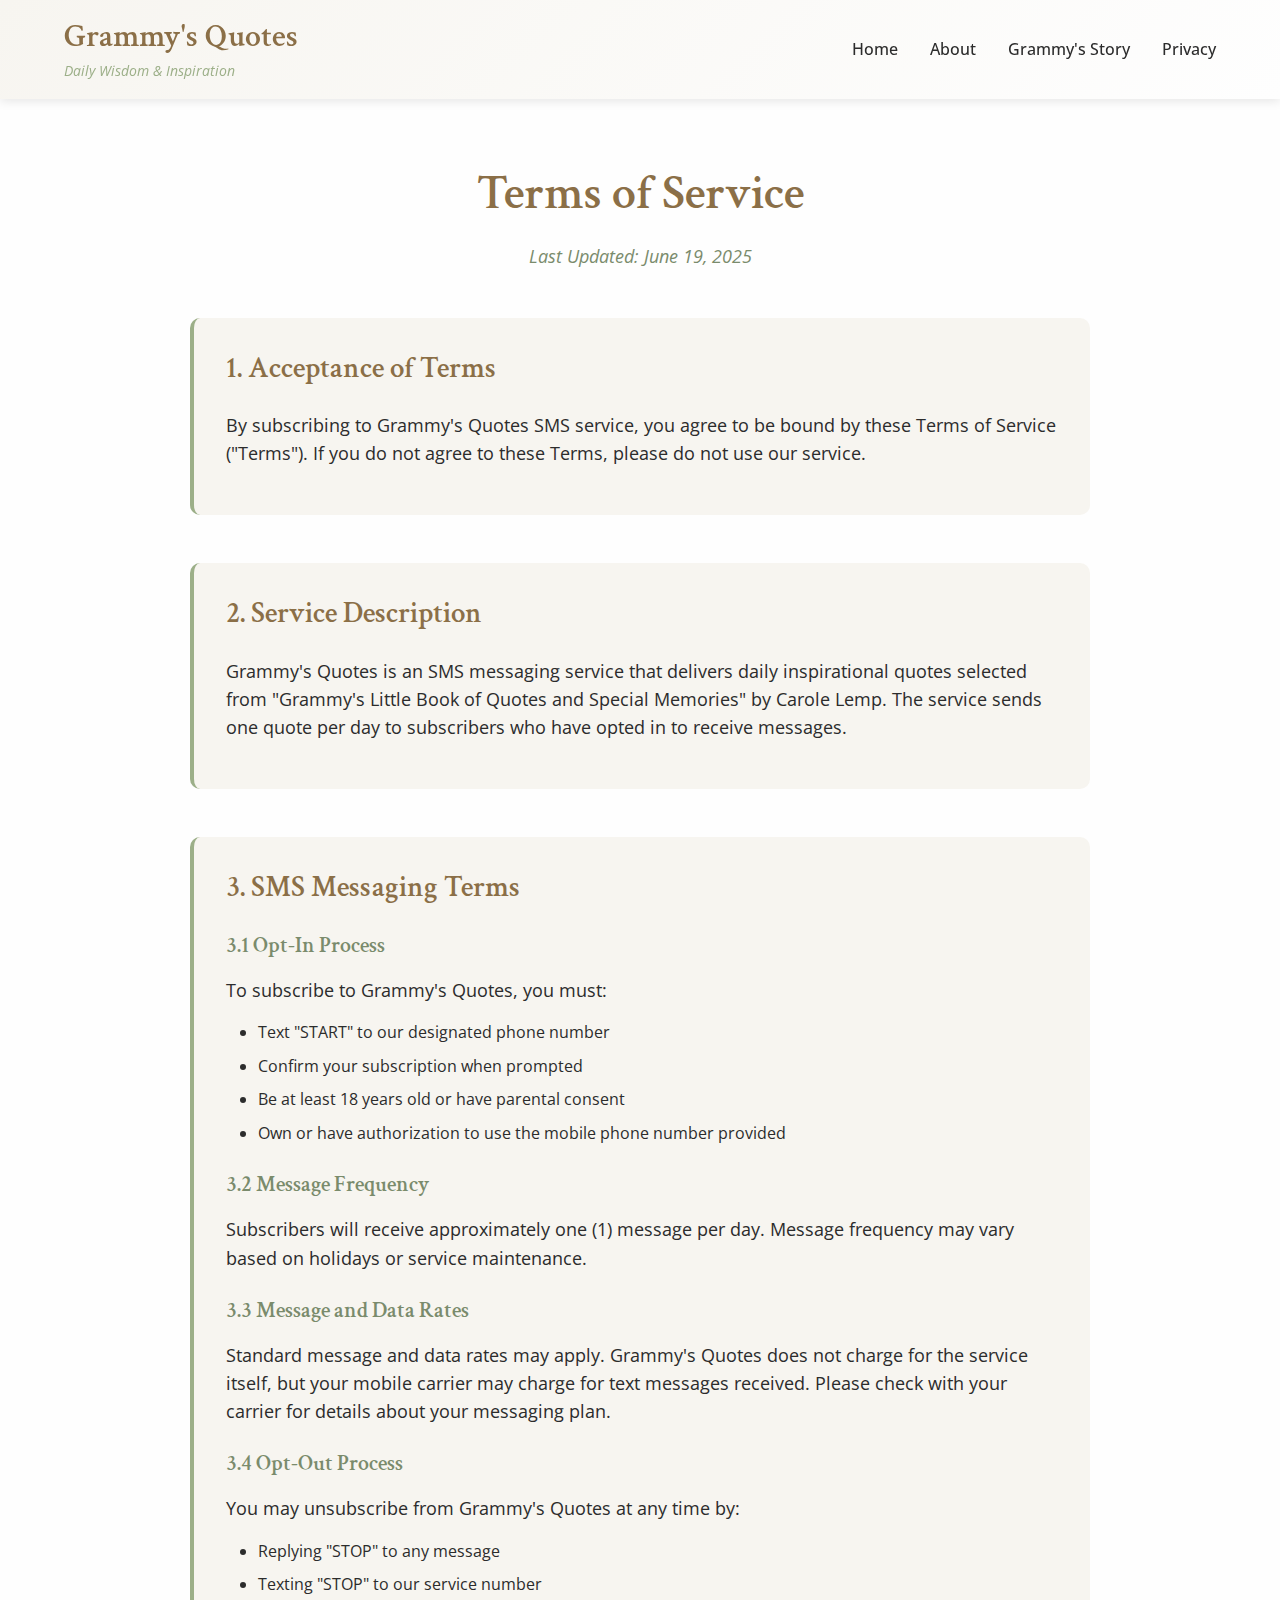
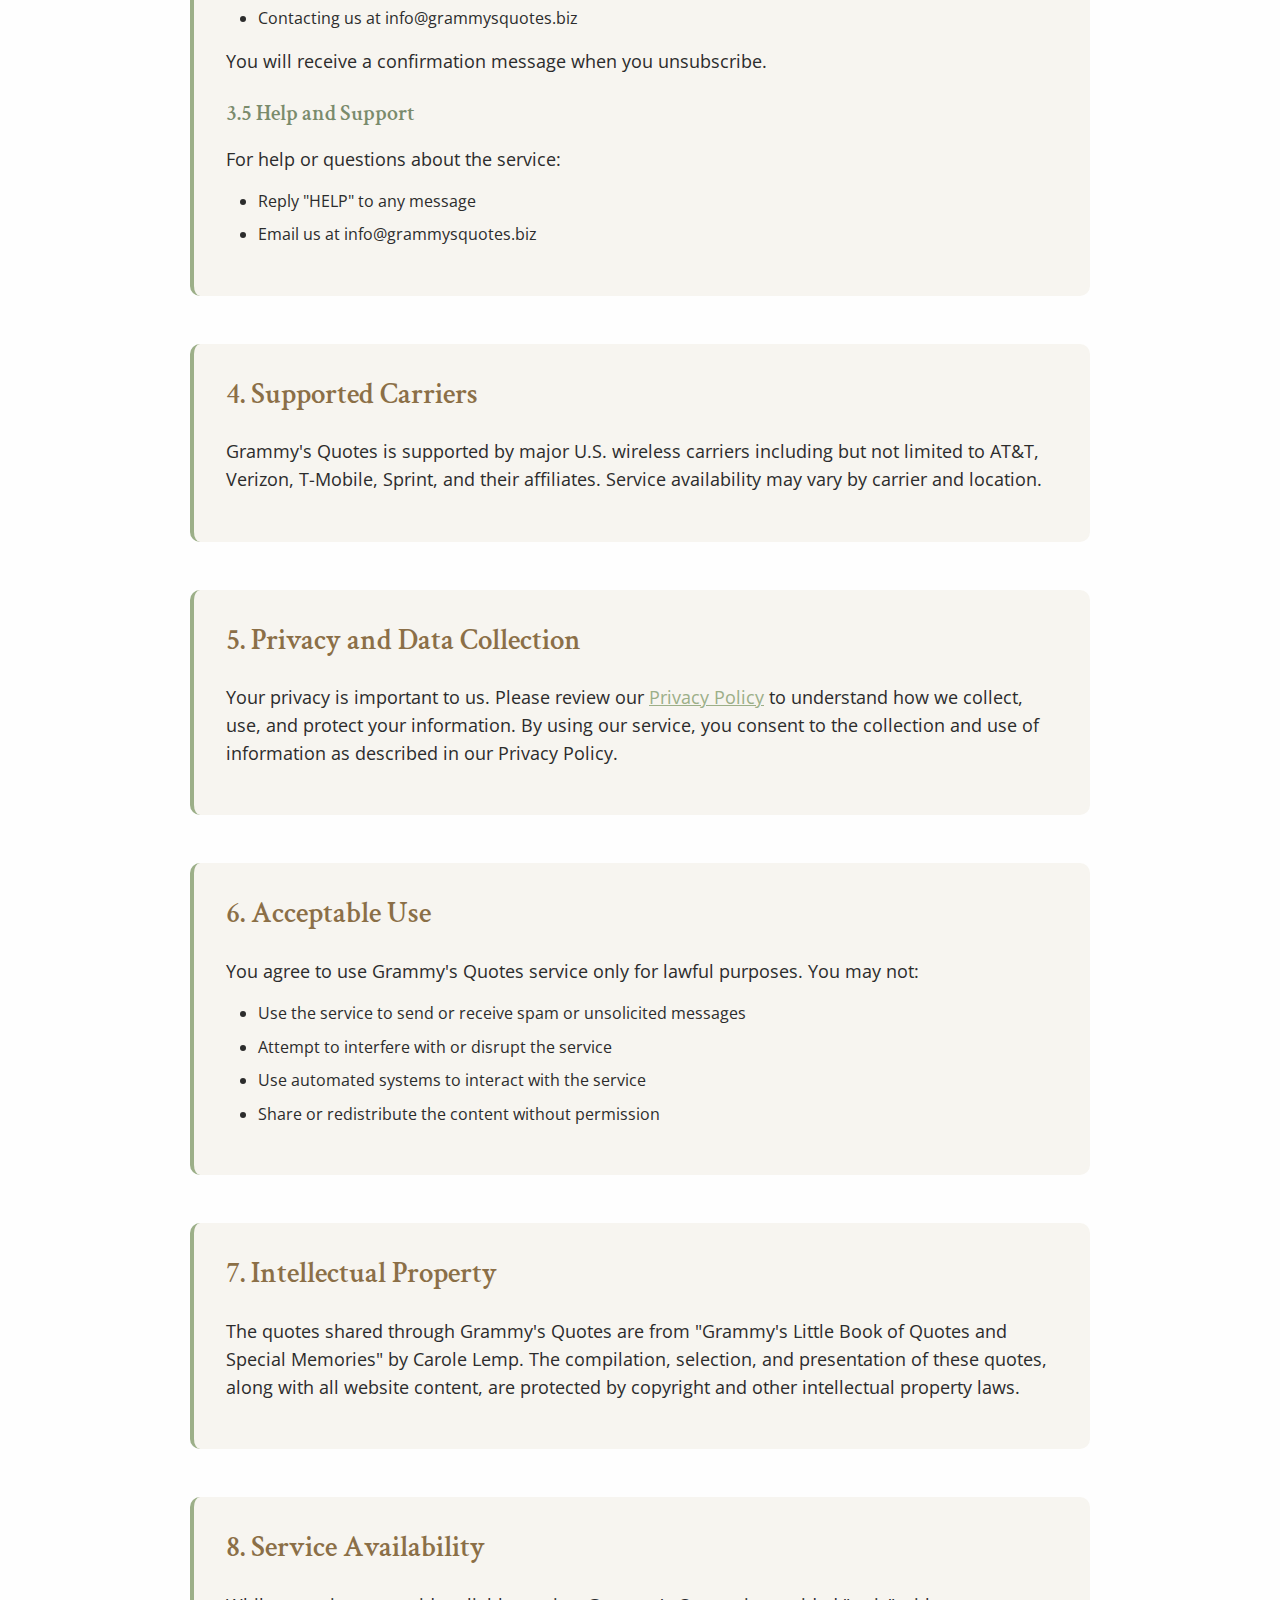
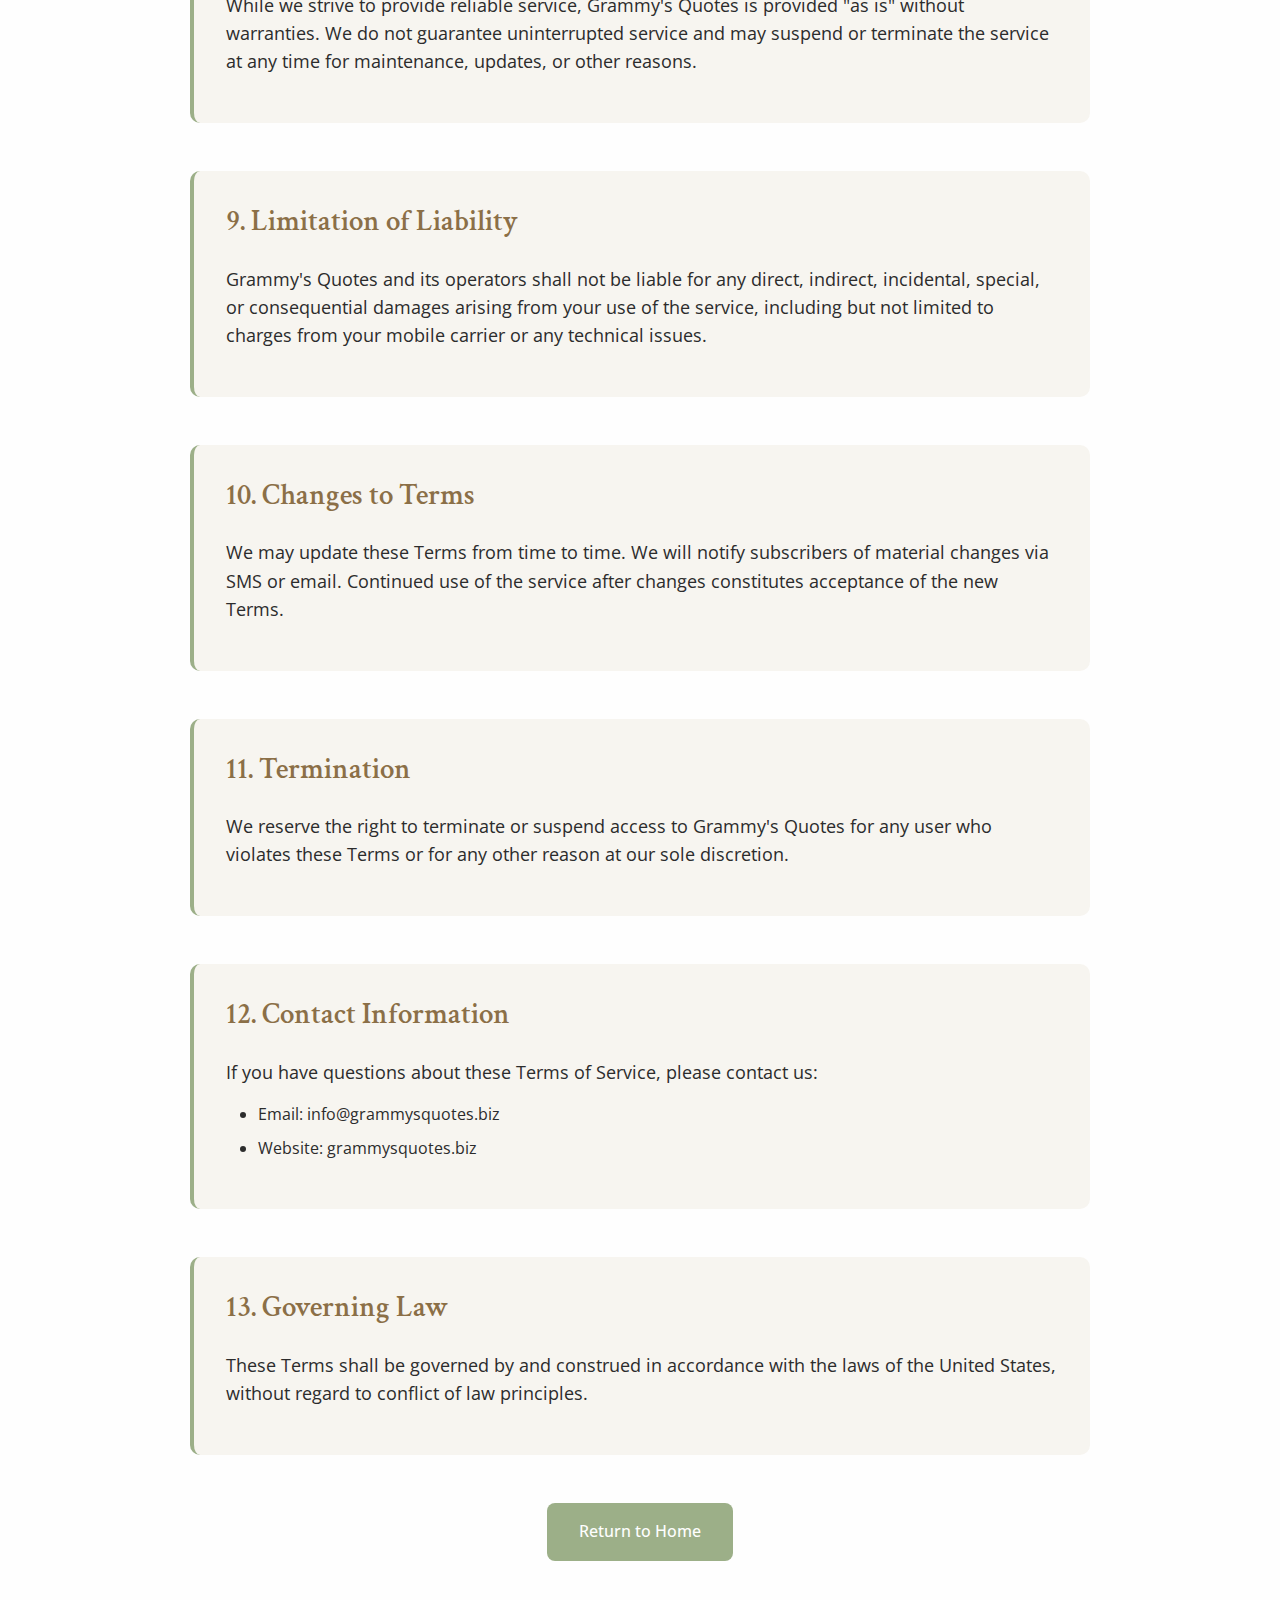
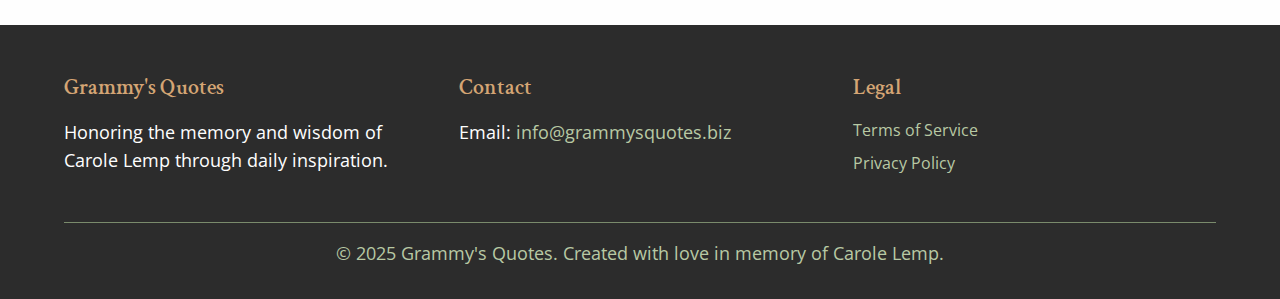
<file: terms.html>
<!DOCTYPE html>
<html lang="en">
<head>
    <meta charset="UTF-8">
    <meta name="viewport" content="width=device-width, initial-scale=1.0">
    <title>Terms of Service - Grammy's Quotes</title>
    <meta name="description" content="Terms of Service for Grammy's Quotes SMS messaging service. Learn about our policies and your rights.">
    <link rel="stylesheet" href="css/style.css">
    <link rel="preconnect" href="https://fonts.googleapis.com">
    <link rel="preconnect" href="https://fonts.gstatic.com" crossorigin>
    <link href="https://fonts.googleapis.com/css2?family=Crimson+Text:ital,wght@0,400;0,600;1,400&family=Open+Sans:wght@300;400;500&display=swap" rel="stylesheet">
</head>
<body>
    <header class="header">
        <nav class="nav">
            <div class="nav-container">
                <div class="logo">
                    <a href="index.html" style="text-decoration: none; color: inherit;">
                        <h1>Grammy's Quotes</h1>
                        <span class="tagline">Daily Wisdom & Inspiration</span>
                    </a>
                </div>
                <ul class="nav-menu">
                    <li><a href="index.html">Home</a></li>
                    <li><a href="index.html#about">About</a></li>
                    <li><a href="about.html">Grammy's Story</a></li>
                    <li><a href="privacy.html">Privacy</a></li>
                </ul>
            </div>
        </nav>
    </header>

    <main>
        <section class="legal-page">
            <div class="container">
                <div class="legal-content">
                    <h1>Terms of Service</h1>
                    <p class="last-updated">Last Updated: June 19, 2025</p>

                    <div class="legal-section">
                        <h2>1. Acceptance of Terms</h2>
                        <p>By subscribing to Grammy's Quotes SMS service, you agree to be bound by these Terms of Service ("Terms"). If you do not agree to these Terms, please do not use our service.</p>
                    </div>

                    <div class="legal-section">
                        <h2>2. Service Description</h2>
                        <p>Grammy's Quotes is an SMS messaging service that delivers daily inspirational quotes selected from "Grammy's Little Book of Quotes and Special Memories" by Carole Lemp. The service sends one quote per day to subscribers who have opted in to receive messages.</p>
                    </div>

                    <div class="legal-section">
                        <h2>3. SMS Messaging Terms</h2>
                        
                        <h3>3.1 Opt-In Process</h3>
                        <p>To subscribe to Grammy's Quotes, you must:</p>
                        <ul>
                            <li>Text "START" to our designated phone number</li>
                            <li>Confirm your subscription when prompted</li>
                            <li>Be at least 18 years old or have parental consent</li>
                            <li>Own or have authorization to use the mobile phone number provided</li>
                        </ul>

                        <h3>3.2 Message Frequency</h3>
                        <p>Subscribers will receive approximately one (1) message per day. Message frequency may vary based on holidays or service maintenance.</p>

                        <h3>3.3 Message and Data Rates</h3>
                        <p>Standard message and data rates may apply. Grammy's Quotes does not charge for the service itself, but your mobile carrier may charge for text messages received. Please check with your carrier for details about your messaging plan.</p>

                        <h3>3.4 Opt-Out Process</h3>
                        <p>You may unsubscribe from Grammy's Quotes at any time by:</p>
                        <ul>
                            <li>Replying "STOP" to any message</li>
                            <li>Texting "STOP" to our service number</li>
                            <li>Contacting us at info@grammysquotes.biz</li>
                        </ul>
                        <p>You will receive a confirmation message when you unsubscribe.</p>

                        <h3>3.5 Help and Support</h3>
                        <p>For help or questions about the service:</p>
                        <ul>
                            <li>Reply "HELP" to any message</li>
                            <li>Email us at info@grammysquotes.biz</li>
                        </ul>
                    </div>

                    <div class="legal-section">
                        <h2>4. Supported Carriers</h2>
                        <p>Grammy's Quotes is supported by major U.S. wireless carriers including but not limited to AT&T, Verizon, T-Mobile, Sprint, and their affiliates. Service availability may vary by carrier and location.</p>
                    </div>

                    <div class="legal-section">
                        <h2>5. Privacy and Data Collection</h2>
                        <p>Your privacy is important to us. Please review our <a href="privacy.html">Privacy Policy</a> to understand how we collect, use, and protect your information. By using our service, you consent to the collection and use of information as described in our Privacy Policy.</p>
                    </div>

                    <div class="legal-section">
                        <h2>6. Acceptable Use</h2>
                        <p>You agree to use Grammy's Quotes service only for lawful purposes. You may not:</p>
                        <ul>
                            <li>Use the service to send or receive spam or unsolicited messages</li>
                            <li>Attempt to interfere with or disrupt the service</li>
                            <li>Use automated systems to interact with the service</li>
                            <li>Share or redistribute the content without permission</li>
                        </ul>
                    </div>

                    <div class="legal-section">
                        <h2>7. Intellectual Property</h2>
                        <p>The quotes shared through Grammy's Quotes are from "Grammy's Little Book of Quotes and Special Memories" by Carole Lemp. The compilation, selection, and presentation of these quotes, along with all website content, are protected by copyright and other intellectual property laws.</p>
                    </div>

                    <div class="legal-section">
                        <h2>8. Service Availability</h2>
                        <p>While we strive to provide reliable service, Grammy's Quotes is provided "as is" without warranties. We do not guarantee uninterrupted service and may suspend or terminate the service at any time for maintenance, updates, or other reasons.</p>
                    </div>

                    <div class="legal-section">
                        <h2>9. Limitation of Liability</h2>
                        <p>Grammy's Quotes and its operators shall not be liable for any direct, indirect, incidental, special, or consequential damages arising from your use of the service, including but not limited to charges from your mobile carrier or any technical issues.</p>
                    </div>

                    <div class="legal-section">
                        <h2>10. Changes to Terms</h2>
                        <p>We may update these Terms from time to time. We will notify subscribers of material changes via SMS or email. Continued use of the service after changes constitutes acceptance of the new Terms.</p>
                    </div>

                    <div class="legal-section">
                        <h2>11. Termination</h2>
                        <p>We reserve the right to terminate or suspend access to Grammy's Quotes for any user who violates these Terms or for any other reason at our sole discretion.</p>
                    </div>

                    <div class="legal-section">
                        <h2>12. Contact Information</h2>
                        <p>If you have questions about these Terms of Service, please contact us:</p>
                        <ul>
                            <li>Email: info@grammysquotes.biz</li>
                            <li>Website: grammysquotes.biz</li>
                        </ul>
                    </div>

                    <div class="legal-section">
                        <h2>13. Governing Law</h2>
                        <p>These Terms shall be governed by and construed in accordance with the laws of the United States, without regard to conflict of law principles.</p>
                    </div>

                    <div class="back-to-home">
                        <a href="index.html" class="btn-primary">Return to Home</a>
                    </div>
                </div>
            </div>
        </section>
    </main>

    <footer class="footer">
        <div class="container">
            <div class="footer-content">
                <div class="footer-section">
                    <h4>Grammy's Quotes</h4>
                    <p>Honoring the memory and wisdom of Carole Lemp through daily inspiration.</p>
                </div>
                <div class="footer-section">
                    <h4>Contact</h4>
                    <p>Email: <a href="mailto:info@grammysquotes.biz">info@grammysquotes.biz</a></p>
                </div>
                <div class="footer-section">
                    <h4>Legal</h4>
                    <ul>
                        <li><a href="terms.html">Terms of Service</a></li>
                        <li><a href="privacy.html">Privacy Policy</a></li>
                    </ul>
                </div>
            </div>
            <div class="footer-bottom">
                <p>&copy; 2025 Grammy's Quotes. Created with love in memory of Carole Lemp.</p>
            </div>
        </div>
    </footer>

    <style>
        .legal-page {
            padding: 4rem 0;
            background: var(--soft-white);
        }

        .legal-content {
            max-width: 900px;
            margin: 0 auto;
        }

        .legal-content h1 {
            font-size: 3rem;
            text-align: center;
            margin-bottom: 1rem;
            color: var(--warm-brown);
        }

        .last-updated {
            text-align: center;
            color: var(--deep-sage);
            font-style: italic;
            margin-bottom: 3rem;
        }

        .legal-section {
            margin-bottom: 3rem;
            padding: 2rem;
            background: var(--cream);
            border-radius: 10px;
            border-left: 4px solid var(--sage-green);
        }

        .legal-section h2 {
            color: var(--warm-brown);
            margin-bottom: 1.5rem;
            font-size: 1.8rem;
        }

        .legal-section h3 {
            color: var(--deep-sage);
            margin-bottom: 1rem;
            margin-top: 1.5rem;
            font-size: 1.4rem;
        }

        .legal-section ul {
            margin-left: 2rem;
            margin-bottom: 1rem;
        }

        .legal-section li {
            margin-bottom: 0.5rem;
        }

        .legal-section a {
            color: var(--sage-green);
            text-decoration: underline;
        }

        .legal-section a:hover {
            color: var(--warm-brown);
        }

        .back-to-home {
            text-align: center;
            margin-top: 3rem;
        }

        .btn-primary {
            display: inline-block;
            background: var(--sage-green);
            color: var(--soft-white);
            padding: 1rem 2rem;
            text-decoration: none;
            border-radius: 8px;
            font-weight: 500;
            transition: background 0.3s ease;
        }

        .btn-primary:hover {
            background: var(--deep-sage);
        }
    </style>
</body>
</html>
</file>
<file: css/style.css>
/* Grammy's Quotes - Traditional & Nature-Inspired Styling */

/* CSS Reset and Base Styles */
* {
    margin: 0;
    padding: 0;
    box-sizing: border-box;
}

:root {
    /* Nature-Inspired Color Palette */
    --sage-green: #9CAF88;
    --honey-gold: #D4A574;
    --warm-brown: #8B6F47;
    --cream: #F7F5F0;
    --soft-white: #FEFEFE;
    --charcoal: #2C2C2C;
    --light-sage: #B8C9A4;
    --deep-sage: #7A8B6C;
    
    /* Typography */
    --font-serif: 'Crimson Text', Georgia, serif;
    --font-sans: 'Open Sans', Arial, sans-serif;
    
    /* Spacing */
    --container-max-width: 1200px;
    --section-padding: 4rem 0;
    --element-spacing: 2rem;
}

body {
    font-family: var(--font-sans);
    line-height: 1.6;
    color: var(--charcoal);
    background-color: var(--soft-white);
}

.container {
    max-width: var(--container-max-width);
    margin: 0 auto;
    padding: 0 1.5rem;
}

/* Typography */
h1, h2, h3, h4 {
    font-family: var(--font-serif);
    font-weight: 600;
    line-height: 1.3;
    margin-bottom: 1rem;
}

h1 {
    font-size: 2.5rem;
    color: var(--warm-brown);
}

h2 {
    font-size: 2.2rem;
    color: var(--sage-green);
}

h3 {
    font-size: 1.8rem;
    color: var(--warm-brown);
}

h4 {
    font-size: 1.4rem;
    color: var(--deep-sage);
}

p {
    margin-bottom: 1rem;
    font-size: 1.1rem;
}

/* Header & Navigation */
.header {
    background: linear-gradient(135deg, var(--cream) 0%, var(--soft-white) 100%);
    box-shadow: 0 2px 10px rgba(0,0,0,0.1);
    position: sticky;
    top: 0;
    z-index: 100;
}

.nav-container {
    max-width: var(--container-max-width);
    margin: 0 auto;
    padding: 1rem 1.5rem;
    display: flex;
    justify-content: space-between;
    align-items: center;
}

.logo h1 {
    font-size: 2rem;
    margin-bottom: 0;
    color: var(--warm-brown);
}

.tagline {
    font-size: 0.9rem;
    color: var(--sage-green);
    font-style: italic;
}

.nav-menu {
    display: flex;
    list-style: none;
    gap: 2rem;
}

.nav-menu a {
    text-decoration: none;
    color: var(--charcoal);
    font-weight: 500;
    transition: color 0.3s ease;
    position: relative;
}

.nav-menu a:hover {
    color: var(--sage-green);
}

.nav-menu a::after {
    content: '';
    position: absolute;
    bottom: -5px;
    left: 0;
    width: 0;
    height: 2px;
    background: var(--honey-gold);
    transition: width 0.3s ease;
}

.nav-menu a:hover::after {
    width: 100%;
}

/* Hero Section */
.hero {
    background: linear-gradient(135deg, var(--cream) 0%, var(--light-sage) 100%);
    padding: 5rem 0;
    position: relative;
    overflow: hidden;
}

.hero-content {
    max-width: var(--container-max-width);
    margin: 0 auto;
    padding: 0 1.5rem;
    display: grid;
    grid-template-columns: 2fr 1fr;
    gap: 3rem;
    align-items: center;
}

.hero-text h2 {
    font-size: 3rem;
    margin-bottom: 1.5rem;
    color: var(--warm-brown);
}

.hero-subtitle {
    font-size: 1.3rem;
    color: var(--deep-sage);
    margin-bottom: 2.5rem;
    line-height: 1.5;
}

.cta-container {
    background: var(--soft-white);
    padding: 2rem;
    border-radius: 15px;
    box-shadow: 0 8px 25px rgba(0,0,0,0.1);
    border: 2px solid var(--honey-gold);
}

.phone-placeholder p {
    font-size: 1.2rem;
    margin-bottom: 0.5rem;
    color: var(--warm-brown);
}

.phone-number {
    background: var(--cream);
    padding: 1rem;
    border-radius: 8px;
    text-align: center;
    margin-bottom: 1rem;
}

.coming-soon {
    font-size: 1.1rem;
    color: var(--sage-green);
    font-style: italic;
}

.cta-subtitle {
    font-size: 1rem;
    color: var(--deep-sage);
    text-align: center;
    margin-bottom: 0;
}

/* Nature Decorations */
.butterfly-decoration {
    width: 100px;
    height: 100px;
    background: radial-gradient(circle, var(--honey-gold) 30%, var(--sage-green) 70%);
    border-radius: 50% 10% 50% 10%;
    position: relative;
    animation: flutter 4s ease-in-out infinite;
}

.butterfly-decoration::before {
    content: '';
    position: absolute;
    top: 10px;
    left: 10px;
    width: 80px;
    height: 80px;
    background: radial-gradient(circle, var(--light-sage) 30%, transparent 70%);
    border-radius: 50% 10% 50% 10%;
}

@keyframes flutter {
    0%, 100% { transform: translateY(0px) rotate(0deg); }
    25% { transform: translateY(-10px) rotate(2deg); }
    50% { transform: translateY(-5px) rotate(-1deg); }
    75% { transform: translateY(-15px) rotate(1deg); }
}

.bee-decoration {
    width: 60px;
    height: 40px;
    background: linear-gradient(45deg, var(--honey-gold) 0%, var(--warm-brown) 100%);
    border-radius: 50%;
    position: relative;
    display: inline-block;
    margin-right: 1rem;
}

.bee-decoration::before {
    content: '';
    position: absolute;
    top: 5px;
    left: 10px;
    width: 40px;
    height: 30px;
    background: repeating-linear-gradient(
        90deg,
        var(--honey-gold) 0px,
        var(--honey-gold) 5px,
        var(--warm-brown) 5px,
        var(--warm-brown) 10px
    );
    border-radius: 50%;
}

/* Featured Quote Sections */
.featured-quote {
    padding: var(--section-padding);
    background: var(--cream);
    text-align: center;
}

.featured-quote.secondary {
    background: var(--light-sage);
}

.featured-quote h3 {
    margin-bottom: 2rem;
    font-size: 2rem;
}

.quote-display {
    max-width: 800px;
    margin: 0 auto;
    font-family: var(--font-serif);
}

.quote-display p {
    font-size: 1.5rem;
    font-style: italic;
    color: var(--warm-brown);
    margin-bottom: 1rem;
    line-height: 1.4;
}

.quote-display cite {
    font-size: 1.2rem;
    color: var(--deep-sage);
    font-weight: 600;
}

/* About Section */
.about {
    padding: var(--section-padding);
    background: var(--soft-white);
}

.about-content {
    max-width: 900px;
    margin: 0 auto;
}

.about h3 {
    text-align: center;
    margin-bottom: 3rem;
    font-size: 2.5rem;
}

.about p {
    font-size: 1.2rem;
    margin-bottom: 1.5rem;
    text-align: justify;
}

.nature-elements {
    background: var(--cream);
    padding: 2rem;
    border-radius: 15px;
    margin-top: 2rem;
    display: flex;
    align-items: center;
    border-left: 5px solid var(--honey-gold);
}

.nature-note {
    font-style: italic;
    color: var(--deep-sage);
    margin-bottom: 0;
}

/* How It Works Section */
.how-it-works {
    padding: var(--section-padding);
    background: linear-gradient(135deg, var(--light-sage) 0%, var(--cream) 100%);
}

.how-it-works h3 {
    text-align: center;
    margin-bottom: 3rem;
    font-size: 2.5rem;
}

.steps {
    display: grid;
    grid-template-columns: repeat(auto-fit, minmax(300px, 1fr));
    gap: 2rem;
    max-width: 1000px;
    margin: 0 auto;
}

.step {
    background: var(--soft-white);
    padding: 2.5rem 2rem;
    border-radius: 15px;
    text-align: center;
    box-shadow: 0 5px 20px rgba(0,0,0,0.1);
    transition: transform 0.3s ease;
}

.step:hover {
    transform: translateY(-5px);
}

.step-number {
    width: 60px;
    height: 60px;
    background: var(--honey-gold);
    color: var(--soft-white);
    border-radius: 50%;
    display: flex;
    align-items: center;
    justify-content: center;
    font-size: 1.5rem;
    font-weight: bold;
    margin: 0 auto 1.5rem;
}

.step h4 {
    margin-bottom: 1rem;
    color: var(--warm-brown);
}

/* SMS Compliance Section */
.sms-compliance {
    padding: var(--section-padding);
    background: var(--soft-white);
}

.sms-compliance h3 {
    text-align: center;
    margin-bottom: 3rem;
    font-size: 2.2rem;
}

.opt-in-box {
    max-width: 800px;
    margin: 0 auto;
    background: var(--cream);
    padding: 3rem;
    border-radius: 15px;
    border: 2px solid var(--sage-green);
}

.opt-in-box h4 {
    text-align: center;
    margin-bottom: 2rem;
    font-size: 1.8rem;
    color: var(--warm-brown);
}

.opt-in-box p {
    margin-bottom: 1rem;
    font-size: 1.1rem;
}

.opt-in-box p:last-child {
    font-size: 0.95rem;
    color: var(--deep-sage);
    font-style: italic;
    border-top: 1px solid var(--light-sage);
    padding-top: 1rem;
    margin-top: 1.5rem;
}

/* Footer */
.footer {
    background: var(--charcoal);
    color: var(--soft-white);
    padding: 3rem 0 1rem;
}

.footer-content {
    display: grid;
    grid-template-columns: repeat(auto-fit, minmax(250px, 1fr));
    gap: 2rem;
    margin-bottom: 2rem;
}

.footer-section h4 {
    color: var(--honey-gold);
    margin-bottom: 1rem;
}

.footer-section ul {
    list-style: none;
}

.footer-section ul li {
    margin-bottom: 0.5rem;
}

.footer-section a {
    color: var(--light-sage);
    text-decoration: none;
    transition: color 0.3s ease;
}

.footer-section a:hover {
    color: var(--honey-gold);
}

.footer-bottom {
    border-top: 1px solid var(--deep-sage);
    padding-top: 1rem;
    text-align: center;
    color: var(--light-sage);
}

/* Responsive Design */
@media (max-width: 768px) {
    .hero-content {
        grid-template-columns: 1fr;
        text-align: center;
    }
    
    .hero-text h2 {
        font-size: 2.2rem;
    }
    
    .nav-container {
        flex-direction: column;
        gap: 1rem;
    }
    
    .nav-menu {
        gap: 1rem;
    }
    
    .steps {
        grid-template-columns: 1fr;
    }
    
    .nature-elements {
        flex-direction: column;
        text-align: center;
        gap: 1rem;
    }
    
    .bee-decoration {
        margin-right: 0;
        margin-bottom: 1rem;
    }
}

@media (max-width: 480px) {
    .hero-text h2 {
        font-size: 1.8rem;
    }
    
    .hero-subtitle {
        font-size: 1.1rem;
    }
    
    .quote-display p {
        font-size: 1.2rem;
    }
    
    .cta-container {
        padding: 1.5rem;
    }
    
    .opt-in-box {
        padding: 2rem;
    }
}
</file>
